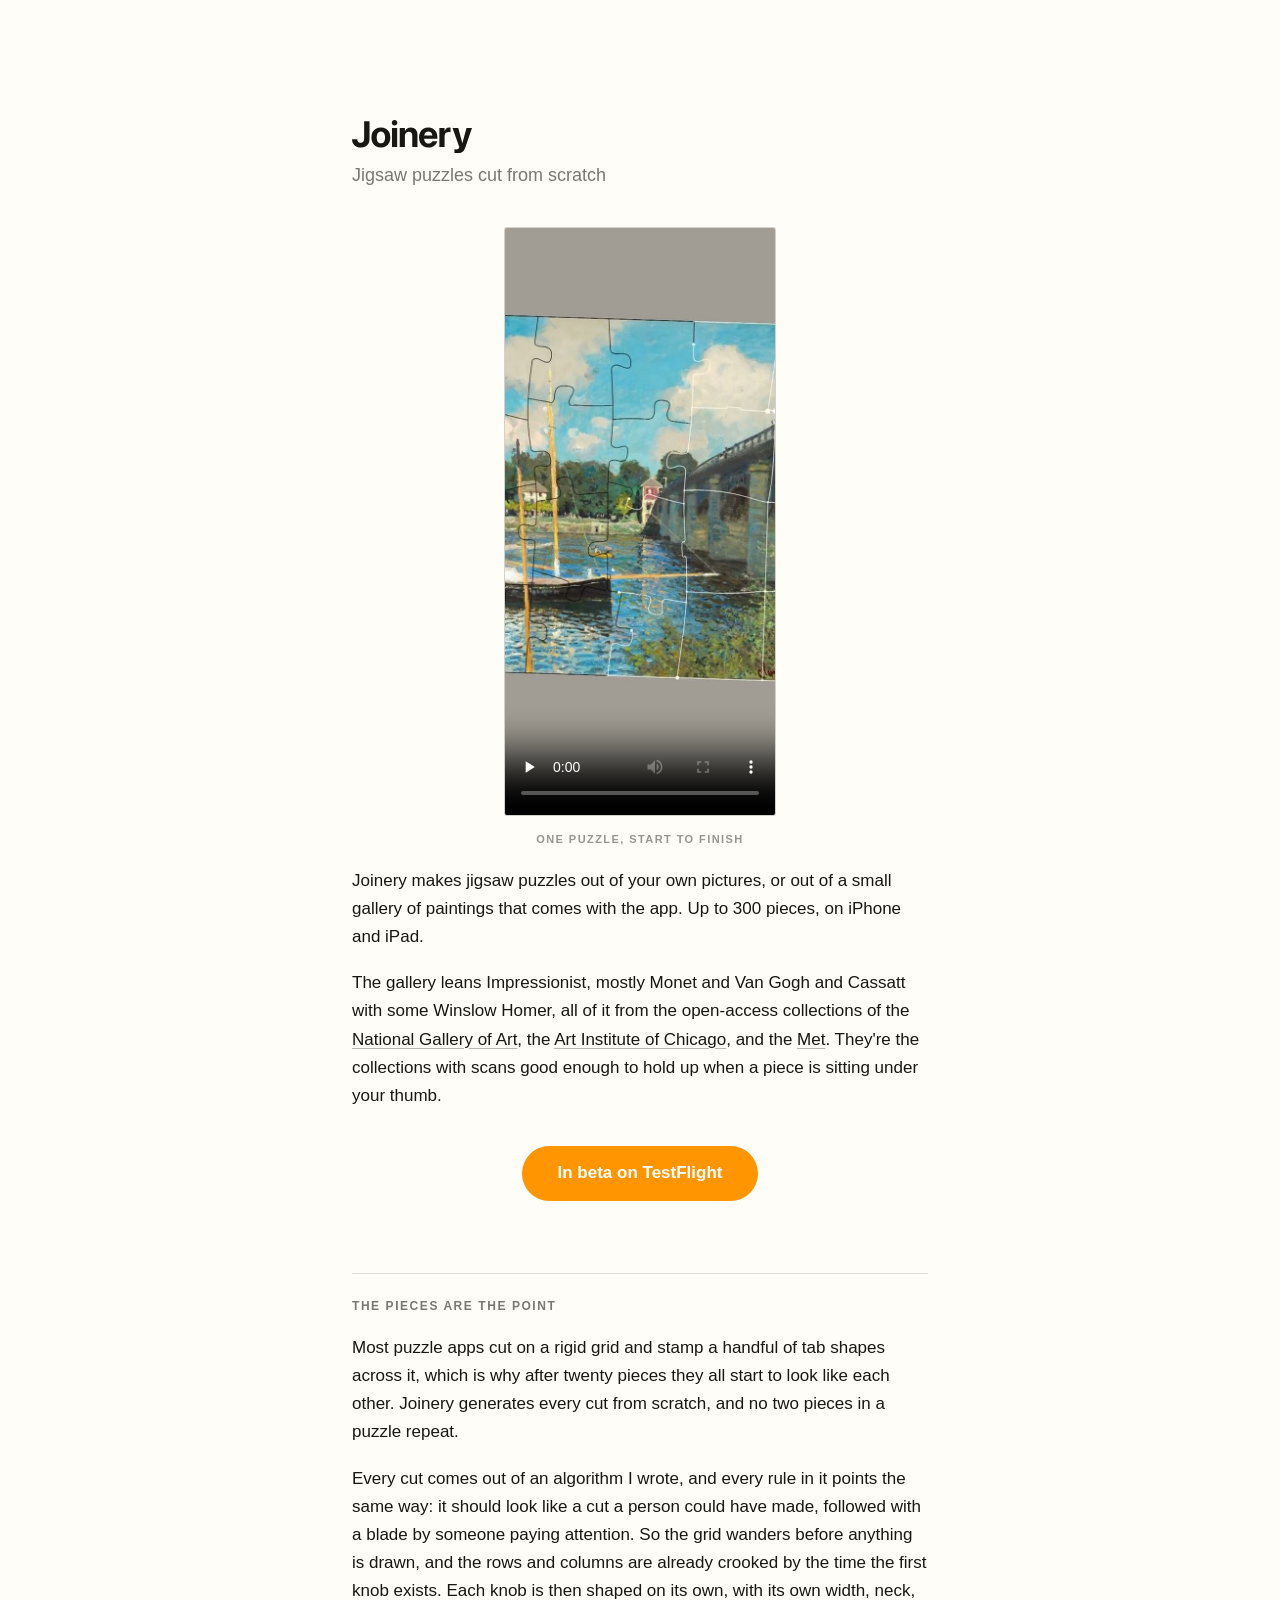
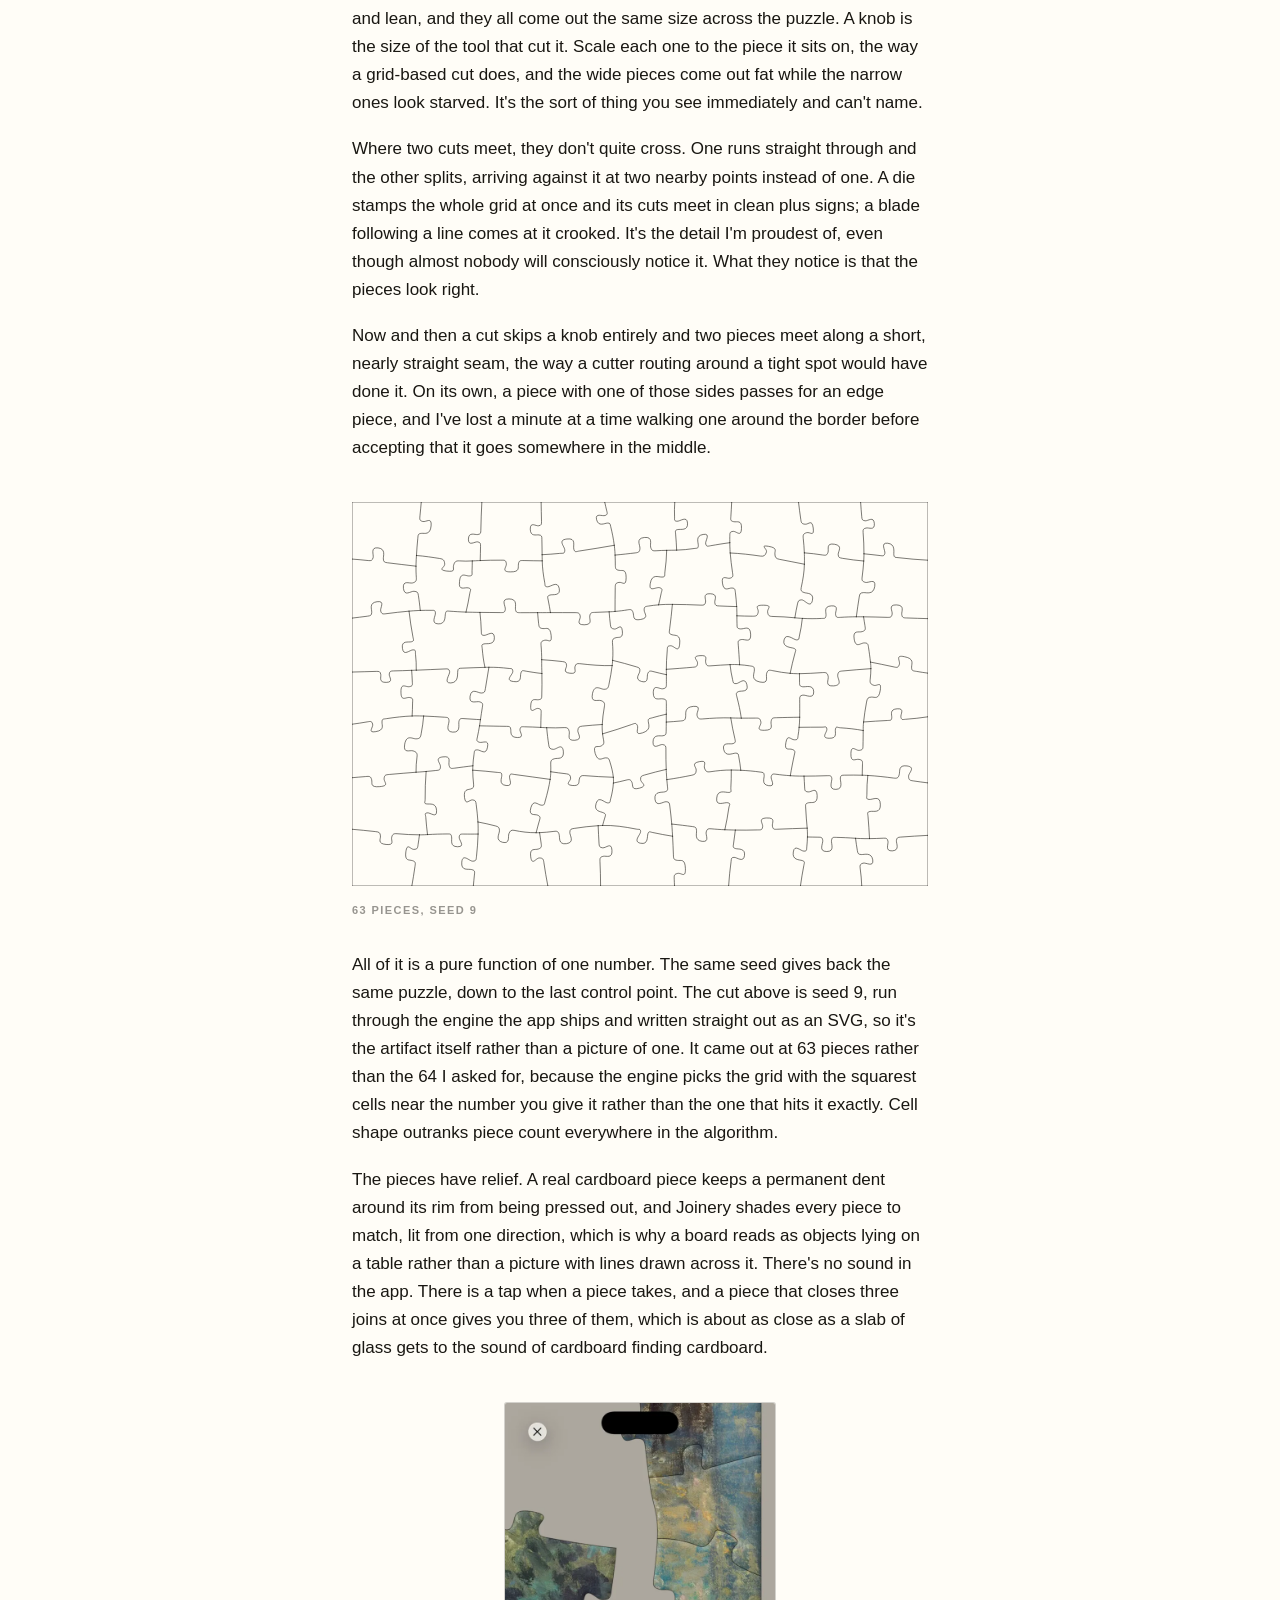
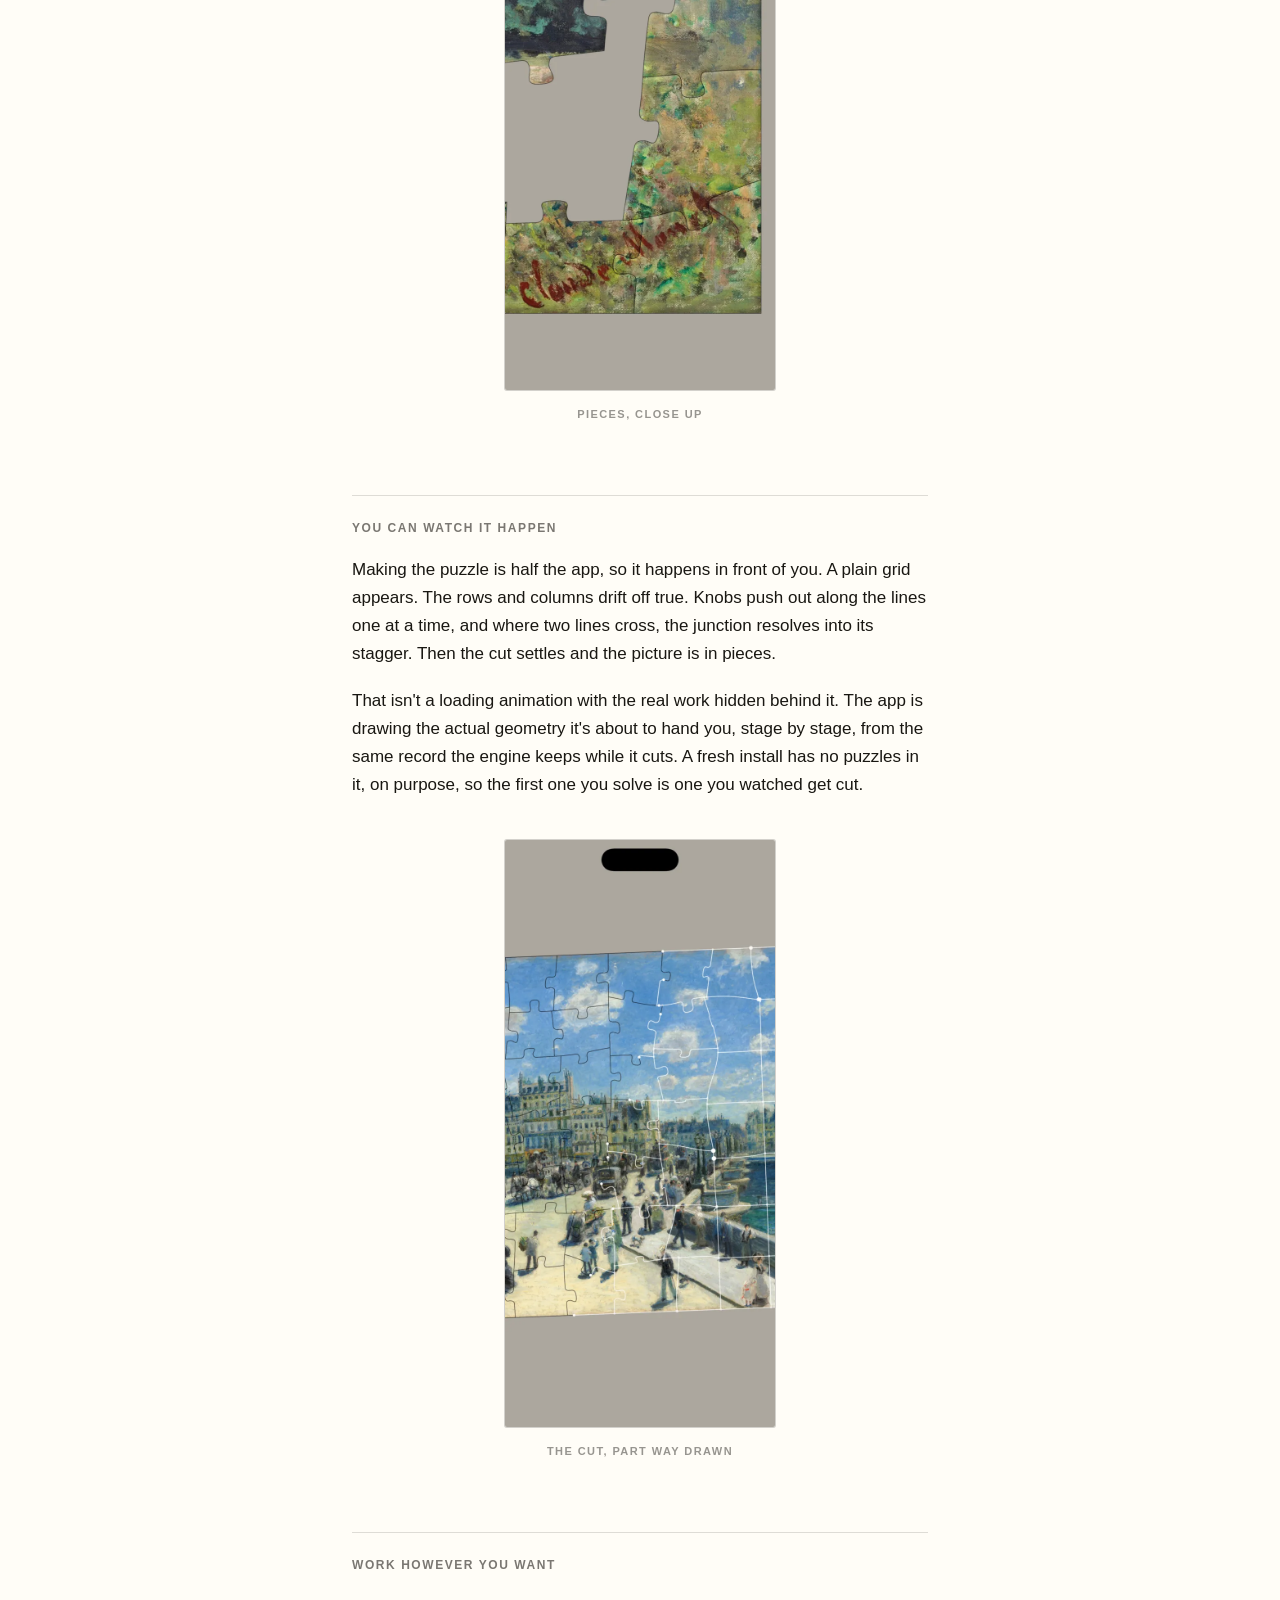
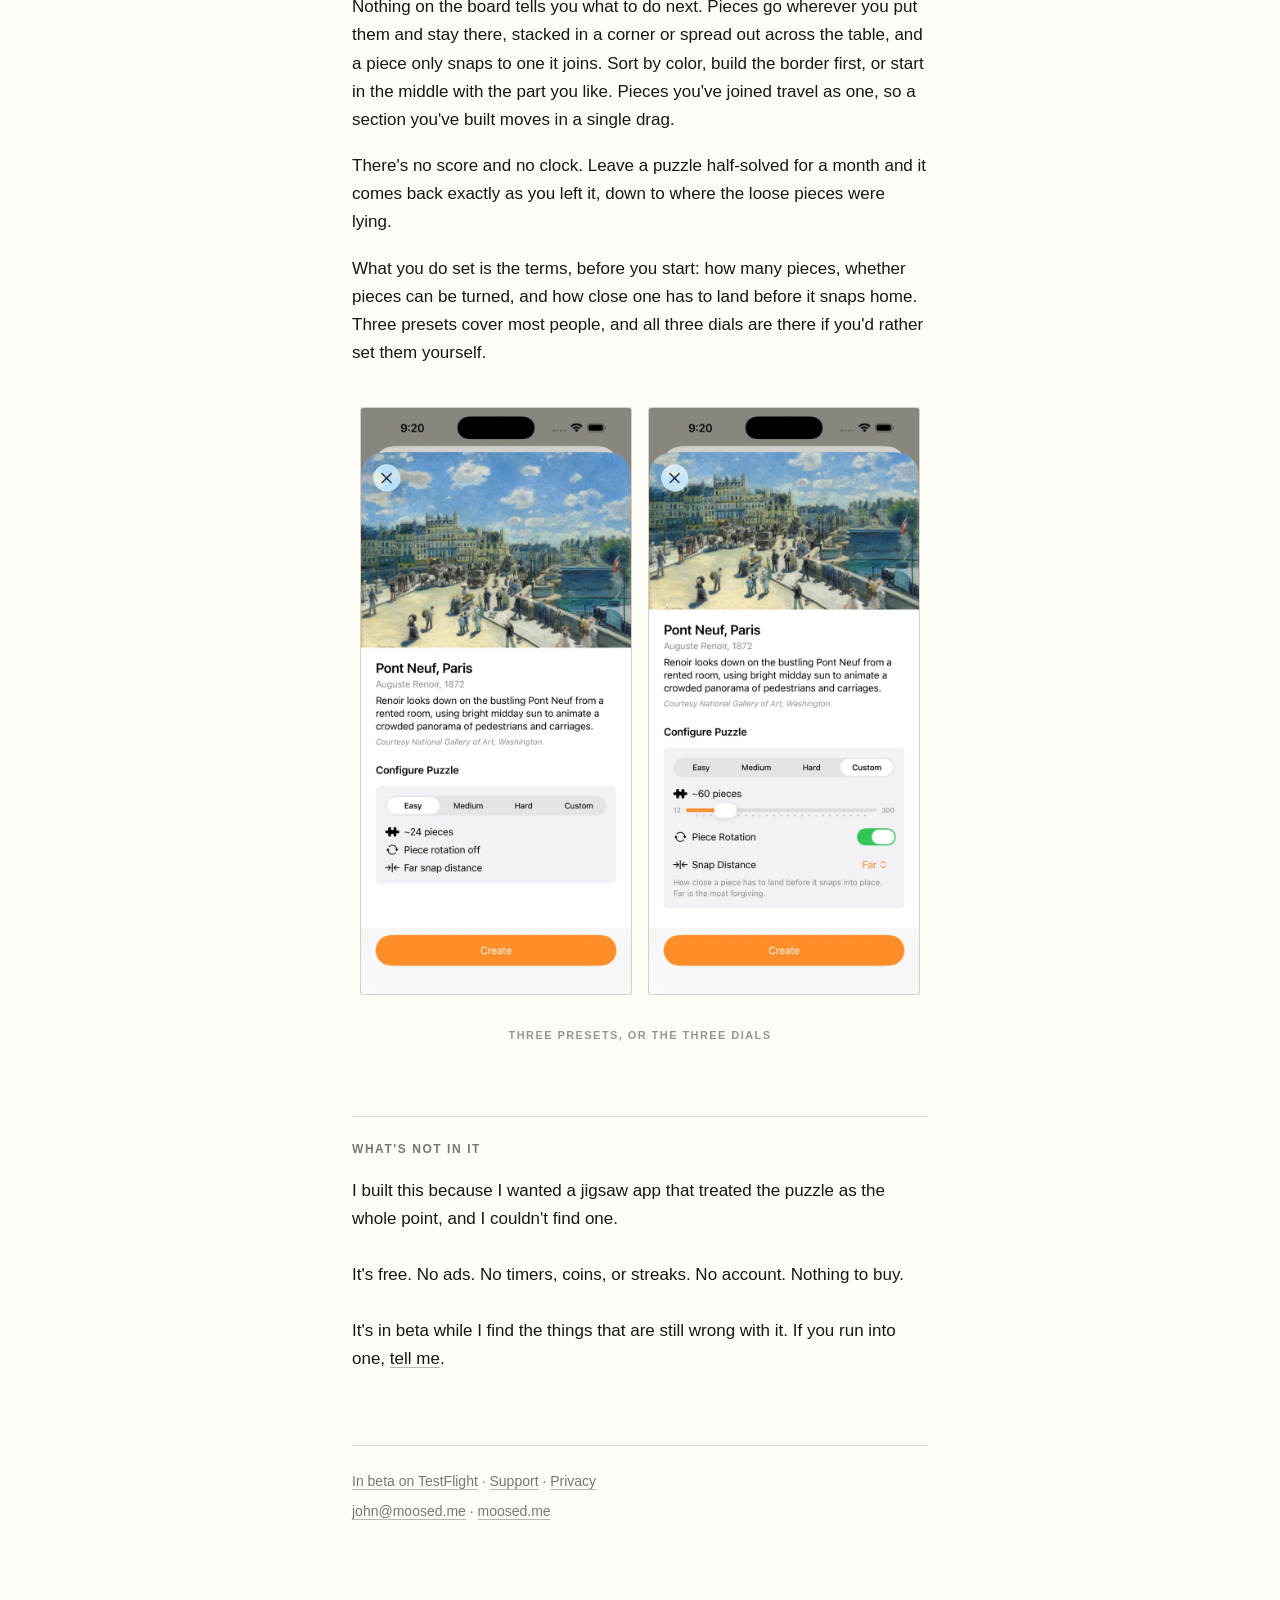
<file: index.html>
<!doctype html>
<html lang="en">
<head>
<meta charset="utf-8">
<meta name="viewport" content="width=device-width, initial-scale=1">
<meta name="color-scheme" content="light dark">
<title>Joinery — Jigsaw puzzles cut from scratch</title>
<meta name="description" content="Joinery makes jigsaw puzzles out of your own pictures, or out of a gallery of paintings that comes with the app. Up to 300 pieces, on iPhone and iPad.">
<meta property="og:type" content="website">
<meta property="og:url" content="https://joinery.moosed.me/">
<meta property="og:title" content="Joinery — Jigsaw puzzles cut from scratch">
<meta property="og:description" content="Joinery makes jigsaw puzzles out of your own pictures, or out of a gallery of paintings that comes with the app. Every cut is generated from scratch, and no two pieces repeat. No timers, no account, nothing to buy.">
<meta property="og:image" content="https://joinery.moosed.me/assets/og.png">
<meta property="og:image:width" content="1200">
<meta property="og:image:height" content="630">
<meta name="twitter:card" content="summary_large_image">
<link rel="icon" href="assets/icon.svg" type="image/svg+xml">
<link rel="icon" href="assets/favicon.png" sizes="32x32">
<link rel="apple-touch-icon" href="assets/apple-touch-icon.png">
<link rel="stylesheet" href="assets/site.css">
</head>
<body>
<main class="page">

  <h1 class="wordmark">
    <svg xmlns="http://www.w3.org/2000/svg" viewBox="0 0 122.09 33.92" aria-hidden="true" focusable="false"><path d="M8.85 27.96Q6.82 27.96 5.2 27.39Q3.59 26.82 2.45 25.75Q1.31 24.67 0.69 23.17Q0.06 21.67 0.01 19.82L0 19.67L5.33 19.67L5.33 19.78Q5.39 20.78 5.8 21.57Q6.21 22.35 6.96 22.79Q7.72 23.23 8.79 23.23Q10.52 23.23 11.43 22.19Q12.33 21.16 12.33 19.18L12.33 1.28L17.82 1.28L17.82 19.22Q17.82 21.97 16.76 23.93Q15.7 25.89 13.7 26.93Q11.7 27.96 8.85 27.96ZM29.36 27.91Q26.41 27.91 24.24 26.7Q22.08 25.48 20.89 23.21Q19.71 20.94 19.71 17.78L19.71 17.74Q19.71 14.6 20.91 12.33Q22.11 10.06 24.28 8.84Q26.45 7.62 29.36 7.62Q32.28 7.62 34.45 8.84Q36.62 10.05 37.82 12.31Q39.02 14.58 39.02 17.74L39.02 17.78Q39.02 20.96 37.83 23.22Q36.64 25.49 34.48 26.7Q32.32 27.91 29.36 27.91ZM29.38 23.75Q30.68 23.75 31.63 23.05Q32.58 22.35 33.1 21.01Q33.62 19.68 33.62 17.78L33.62 17.74Q33.62 15.85 33.09 14.52Q32.56 13.19 31.6 12.49Q30.65 11.79 29.36 11.79Q28.08 11.79 27.12 12.49Q26.17 13.2 25.64 14.52Q25.11 15.85 25.11 17.74L25.11 17.78Q25.11 19.68 25.63 21.01Q26.16 22.35 27.12 23.05Q28.07 23.75 29.38 23.75ZM40.65 27.51L40.65 8.02L45.96 8.02L45.96 27.51ZM43.3 5.53Q42.11 5.53 41.29 4.71Q40.47 3.89 40.47 2.76Q40.47 1.62 41.29 0.81Q42.11 0 43.3 0Q44.5 0 45.32 0.81Q46.14 1.62 46.14 2.76Q46.14 3.89 45.32 4.71Q44.5 5.53 43.3 5.53ZM48.54 27.51L48.54 8.02L53.84 8.02L53.84 11.23L53.95 11.23Q54.71 9.55 56.2 8.59Q57.69 7.62 59.9 7.62Q63.1 7.62 64.86 9.56Q66.61 11.51 66.61 14.93L66.61 27.51L61.3 27.51L61.3 16.03Q61.3 14.12 60.41 13.07Q59.51 12.02 57.72 12.02Q56.54 12.02 55.67 12.56Q54.8 13.1 54.32 14.07Q53.84 15.03 53.84 16.31L53.84 27.51ZM77.79 27.91Q74.81 27.91 72.66 26.68Q70.51 25.45 69.36 23.18Q68.2 20.91 68.2 17.8L68.2 17.78Q68.2 14.69 69.36 12.4Q70.51 10.12 72.62 8.87Q74.72 7.62 77.57 7.62Q80.43 7.62 82.51 8.84Q84.59 10.05 85.72 12.25Q86.85 14.45 86.85 17.39L86.85 19.03L70.81 19.03L70.81 15.69L84.34 15.69L81.83 18.81L81.83 16.77Q81.83 15.06 81.3 13.9Q80.77 12.75 79.84 12.17Q78.9 11.59 77.66 11.59Q76.43 11.59 75.47 12.19Q74.52 12.79 73.98 13.95Q73.44 15.1 73.44 16.77L73.44 18.83Q73.44 20.44 73.98 21.58Q74.52 22.73 75.52 23.34Q76.52 23.95 77.9 23.95Q78.99 23.95 79.79 23.61Q80.59 23.26 81.1 22.74Q81.6 22.21 81.78 21.66L81.82 21.55L86.69 21.55L86.64 21.76Q86.42 22.83 85.78 23.91Q85.15 25 84.07 25.91Q82.99 26.82 81.43 27.36Q79.87 27.91 77.79 27.91ZM88.9 27.51L88.9 8.02L94.21 8.02L94.21 11.42L94.32 11.42Q94.74 9.62 95.89 8.62Q97.04 7.62 98.74 7.62Q99.19 7.62 99.58 7.68Q99.98 7.74 100.28 7.83L100.28 12.5Q99.95 12.37 99.44 12.29Q98.93 12.2 98.35 12.2Q97.04 12.2 96.11 12.71Q95.18 13.22 94.69 14.2Q94.21 15.19 94.21 16.6L94.21 27.51ZM106.93 33.92Q106.16 33.92 105.43 33.85Q104.71 33.78 104.23 33.7L104.23 29.75Q104.51 29.81 104.97 29.87Q105.42 29.93 106.01 29.93Q107.2 29.93 107.9 29.53Q108.6 29.14 108.94 28.15L109.17 27.52L102.29 8.02L108.11 8.02L112.51 24.32L111.81 23.26L112.8 23.26L112.09 24.32L116.49 8.02L122.09 8.02L115.41 27.86Q114.65 30.15 113.49 31.48Q112.34 32.81 110.72 33.37Q109.1 33.92 106.93 33.92Z" fill="currentColor"/></svg>
    <span class="visually-hidden">Joinery</span>
  </h1>
  <p class="subtitle">Jigsaw puzzles cut from scratch</p>

  <!-- The whole thing, start to finish: picking a painting, watching the cut,
       and solving it. Nothing preloads until it's asked for, and there's no
       audio track, so a visit that never presses play costs one poster frame.
       Local file, like everything else here. -->
  <figure class="clip">
    <video src="assets/joinery.mp4" poster="assets/joinery-poster.jpg" width="552" height="1200" controls playsinline preload="none">
      A screen recording of Joinery: a painting is chosen from the gallery, the cut is drawn across it, and the puzzle is solved a piece at a time.
    </video>
    <figcaption>One puzzle, start to finish</figcaption>
  </figure>

  <p>Joinery makes jigsaw puzzles out of your own pictures, or out of a small gallery of paintings that comes with the app. Up to 300 pieces, on iPhone and iPad.</p>

  <p>The gallery leans Impressionist, mostly Monet and Van Gogh and Cassatt with some Winslow Homer, all of it from the open-access collections of the <a href="https://www.nga.gov/artworks/free-images-and-open-access">National Gallery of Art</a>, the <a href="https://www.artic.edu/open-access">Art Institute of Chicago</a>, and the <a href="https://www.metmuseum.org/hubs/open-access">Met</a>. They're the collections with scans good enough to hold up when a piece is sitting under your thumb.</p>

  <!-- TestFlight link, 1 of 2. At launch both become "On the App Store" and
       point at the product page. Same href and same words in both places, on
       purpose; only the treatment differs, because this one is the page's one
       action and the footer one is a way back to it. -->
  <p class="action"><a class="button" href="https://testflight.apple.com/join/JMXJzpcT">In beta on TestFlight</a></p>

  <section>
    <h2>The pieces are the point</h2>

    <p>Most puzzle apps cut on a rigid grid and stamp a handful of tab shapes across it, which is why after twenty pieces they all start to look like each other. Joinery generates every cut from scratch, and no two pieces in a puzzle repeat.</p>

    <p>Every cut comes out of an algorithm I wrote, and every rule in it points the same way: it should look like a cut a person could have made, followed with a blade by someone paying attention. So the grid wanders before anything is drawn, and the rows and columns are already crooked by the time the first knob exists. Each knob is then shaped on its own, with its own width, neck, and lean, and they all come out the same size across the puzzle. A knob is the size of the tool that cut it. Scale each one to the piece it sits on, the way a grid-based cut does, and the wide pieces come out fat while the narrow ones look starved. It's the sort of thing you see immediately and can't name.</p>

    <p>Where two cuts meet, they don't quite cross. One runs straight through and the other splits, arriving against it at two nearby points instead of one. A die stamps the whole grid at once and its cuts meet in clean plus signs; a blade following a line comes at it crooked. It's the detail I'm proudest of, even though almost nobody will consciously notice it. What they notice is that the pieces look right.</p>

    <p>Now and then a cut skips a knob entirely and two pieces meet along a short, nearly straight seam, the way a cutter routing around a tight spot would have done it. On its own, a piece with one of those sides passes for an edge piece, and I've lost a minute at a time walking one around the border before accepting that it goes somewhere in the middle.</p>

    <figure class="cut">
      <svg xmlns="http://www.w3.org/2000/svg" viewBox="0 0 1200 800" fill="none" stroke="currentColor" stroke-width="1.94" stroke-linecap="round" stroke-linejoin="round" role="img" aria-label="A generated cut: 63 pieces, no two alike."><path d="M0 0L144.3 0M144.3 0L270.5 0M270.5 0L394 0M394 0L526.5 0M526.5 0L672.4 0M672.4 0L791 0M791 0L930.2 0M930.2 0L1059.6 0M1059.6 0L1200 0M0 118.9C11.3 119.7 22.5 120.8 33.8 122C40.1 122.6 42.2 122.1 44 116C45.8 109.9 37.3 93.7 54.2 95.6C71.1 97.6 64.9 112.3 65.3 118.6C65.7 125 67.7 125.8 74 126.6C93.8 129 113.5 131.5 133.3 133.7M134.3 111.4C151.6 112.8 167.4 115.3 182.6 117.7C190.4 118.9 192.5 121.2 193.1 129C193.7 136.8 177 140.9 197.4 143.9C217.5 146.1 209.5 139.7 211.6 132.1C213.7 124.6 216 122.2 223.9 122.7C232.6 123.3 241.4 123.4 250.6 122.8M267.1 122C281.4 121.3 295.7 121.1 310.1 121.2C317.8 121.3 320.2 120.4 321.5 128C322.9 135.6 309.4 145.4 329.9 145.6C350.6 146 345.5 136.5 346.8 128.9C348.2 121.3 350.8 121.9 358.5 122C371 122.3 383.6 122.5 396.3 122.6M396.1 109.8C408.3 109.2 420.4 108.3 432.5 107.1C440.2 106.4 443 108.4 443.3 100.6C443.7 92.9 427.1 79.3 447.7 77.1C468.3 74.4 459.9 91.1 462.2 98.5C464.5 105.9 466.7 103.1 474.4 102C498.4 98.5 522.4 94.3 546.4 90.2M548.1 110.6C562.8 109.3 576.6 107.6 590 106.1C597.2 105.2 599.3 104.1 599.9 96.8C600.5 89.6 590.2 76 609.1 73.9C627.9 72.1 620.3 87.1 622.2 94.1C624.1 101.1 626.3 102.1 633.5 101.6C640.8 101.1 648.1 100.8 655.6 100.7M676.4 100.3C688.6 100 700.6 98.7 712.8 96.9C719.2 96 721.2 97.3 721.5 90.8C721.7 84.4 714.8 70.4 731.5 67.6C748.7 64.6 734.9 81.4 736.9 87.5C738.9 93.6 740.8 92.2 747.2 91.1C759.9 88.9 773.1 86.6 787.1 84.8M787.9 106.2C809 107.2 830.1 109.6 851.2 112.7C858.3 113.8 861.1 111.3 863.4 104.4C865.7 97.6 848.5 89.3 867.5 92.3C886.6 95.6 880.9 100.8 881 108C881.2 115.2 883.2 118.1 890.3 119.4C907.7 122.7 925.1 126.2 942.5 129.6M942.4 105.9C955.1 106.8 967.8 108.5 980.4 110.4C987.2 111.5 989.6 111.3 991.7 104.7C993.8 98.2 986.9 85 1005.1 88C1023.4 91.1 1012.7 102.3 1012.9 109.2C1013.2 116 1015.5 116.2 1022.2 117.4C1036.9 119.7 1051.5 121.9 1066.1 123M1066.6 107.9C1077.8 109 1089.1 110.3 1100.3 111.6C1106.4 112.3 1108.4 113 1110.1 107.1C1111.7 101.2 1099.7 84 1116.1 85.9C1132.5 87.8 1128.3 103.5 1128.8 109.7C1129.3 115.8 1131.4 115.3 1137.5 115.9C1158.3 118.3 1179.1 120.3 1200 121.3M0 241.9C10.5 240.7 21.2 239.3 32 237.9C38.5 237 40.8 236.5 41.1 230C41.5 223.4 34.5 210.1 52.3 207.7C70.1 205.3 57.9 220.9 59.8 227.2C61.8 233.5 64.1 233.6 70.6 232.8C87.1 230.6 103.3 228.7 118.8 227.4M142.2 225.9C150.1 225.6 157.6 225.6 164.7 225.7C171 225.8 173 224.7 173.8 230.9C174.7 237.2 163.1 253.3 179.5 253.9C195.6 254.7 193.4 238.5 194.7 232.4C196 226.2 197.6 227.1 203.9 227.5C214.5 228.2 225.5 228.9 237.5 229.4M266.6 230C280.1 230.1 294.3 230.3 309 230.4C315.8 230.4 318.1 230.7 319.4 224C320.6 217.2 308.6 201.8 327.1 201.9C345.8 202 339.5 217.3 340.6 224C341.8 230.8 344.3 230.5 351.1 230.6C363.1 230.6 375 230.6 386.7 230.5M413.4 230.4C430.3 230.4 447.7 230.5 464.8 230.5C471.7 230.4 474.2 231.2 475.5 237.9C476.7 244.7 464.9 255.9 483.7 255.8C502.2 255.5 494.2 244.6 495.3 237.8C496.4 231 498.5 230.1 505.4 230C515.9 229.7 526.1 229.4 535.7 228.8M548 228C557.4 227.2 565.9 226.1 574 224.7C581.2 223.5 583.3 223.6 585.6 230.5C588 237.4 583.4 248.2 601.6 244.7C619.9 241.4 608.5 232.2 608.6 224.9C608.8 217.7 610.9 217.8 618 216.7C624.6 215.7 631.5 214.8 638.8 214.2M667.5 213.3C686.7 213.3 706.4 214 727 214.9C733.3 215.1 735.3 214.8 736.6 208.6C737.9 202.5 729.4 190.3 746.3 191.1C763.6 191.8 754.9 203.5 755.8 209.8C756.6 216 759 216.3 765.3 216.6C777 217.1 789 217.6 801.4 217.9M801.9 237.1C812.9 237.6 823.5 237.8 833.9 237.9C841.8 238 844.6 237.5 846.2 229.8C847.9 222.1 835.7 214.8 857 215C877.7 215.3 864.8 221.6 865.9 229.4C867 237.2 869.2 238.3 877.1 238.5C892.5 238.8 907.5 239.6 922.6 241.2M938.2 242.5C952.2 243.3 965.2 243.2 978.1 242.6C984.7 242.3 986.5 243.4 987.5 236.8C988.4 230.2 981.5 217.4 998.6 216.4C1016 215.3 1006.1 228.1 1007.5 234.7C1008.8 241.2 1010.9 240.7 1017.5 240.3C1028 239.7 1039 239.2 1050.7 239.1M1065.8 239.2C1081.4 239.4 1098 239.8 1114.9 240.3C1121.7 240.5 1124 240.3 1125.3 233.7C1126.7 227.1 1115.9 213.8 1134.2 214.4C1152.6 215 1144.4 227.8 1145.3 234.5C1146.3 241.1 1148.8 241.4 1155.5 241.6C1170.5 242.1 1185.4 242.6 1200 243M0 354.3C17.1 353.8 33.8 353.4 50.5 352.9C56.7 352.8 58.6 352.8 59.9 358.9C61.1 365 54.8 376.2 71.3 375.8C87.9 375.3 76.7 364.6 77.6 358.4C78.5 352.3 80.6 352.1 86.8 351.9C99 351.6 111.4 351.2 124.3 350.7M133.9 350.4C152.6 349.7 173.1 348.7 193.7 347.8C199.8 347.5 202.1 347.2 203.4 353.1C204.7 359 189.1 377.7 205.8 377C222.5 376.2 219.5 358.2 220.3 352.2C221.1 346.3 223.3 346.4 229.3 346.2C246.1 345.5 262.3 344.9 277 344.5M285.2 344.3C299.5 344.1 312.5 345.1 325 346.6C332.2 347.5 334.5 345.6 335 352.8C335.4 360.1 317.4 371.4 336.2 374C354.7 377 349.7 363.6 351.8 356.6C353.9 349.6 355.7 351.3 362.9 352.5C373.4 354.3 384.1 356 395.6 357.3M395.2 328.5C409.5 329.3 423.9 330.8 438.2 332.4C444.4 333.2 446.4 334 447 340.2C447.6 346.4 437.3 354.7 453.9 356.7C470.5 358.7 462.9 349.3 464.5 343.3C466.1 337.3 468.2 336.1 474.4 336.8C497 339.4 519.5 341.5 542 340.8M543 329.9C559.5 333.8 576 338.6 592.4 343.4C598.4 345.1 600.2 346.1 599.7 352.2C599.2 358.4 587.3 369.3 603.2 373.9C619.2 378.3 613.6 362.9 616.2 357.3C618.8 351.7 620.9 351.5 626.9 353.1C636.3 355.5 645.6 357.8 655 359.8M654.9 348.6C674 347.3 692.2 345.8 709.9 344.3C717 343.7 719.2 343.2 719.9 336.1C720.6 329.1 706.2 321.7 724.9 320.1C743.4 318.7 735.1 327.7 736.9 334.6C738.6 341.5 740.7 341.8 747.8 341.3C761 340.3 774.2 339.4 787.6 338.8M807.5 339C814.4 339.4 821.3 340.3 828 341.3C835.7 342.6 838.3 341.9 838.3 349.7C838.4 357.6 829.6 370.8 849.9 375C870.1 379.4 861.3 364.1 863.9 356.8C866.6 349.4 869 349.8 876.6 351.4C888.4 353.8 900.3 355.9 912.8 357M932.2 357.7C947.8 357.4 964 356.6 980.4 355.4C987.8 354.9 990.2 355.8 992 363C993.8 370.2 983.6 384.6 1003.4 383.1C1023.5 381.4 1011.1 368.4 1011.9 361C1012.6 353.6 1015.2 352.6 1022.6 352C1041.9 350.3 1061.4 348.5 1081 347.2M1080.2 333.5C1095.9 336.5 1111.5 339.9 1127.2 343.2C1134.9 344.9 1137.4 346.2 1140.2 338.8C1143.1 331.3 1130.1 317.9 1151 322.3C1171.9 326.4 1165.9 336.2 1165.8 344.1C1165.7 352.1 1168.4 351.6 1176.2 352.9C1184.1 354.3 1192.1 355.6 1200 356.6M0 463C10.6 461.6 21.2 459.9 31.7 458.1C38.6 457 40.8 455.8 43 462.5C45.1 469.2 31 481.6 49.6 478.4C68.3 475.3 62.2 465.3 62.5 458.3C62.7 451.2 65.2 452.4 72.2 451.3C89.8 448.6 107.4 446.4 125.3 445.8M149.3 445.9C164.3 446.5 178.5 447.4 193 448.4C199.7 448.9 201.4 448.8 202.1 455.4C202.9 462 192.7 478.2 209.7 479.4C227.4 480.7 221.3 463.5 222.8 457.1C224.4 450.6 226.7 450.8 233.3 451.3C244.1 452 255.4 452.8 267.6 453.5M265.7 466.3C284.9 466.8 303.6 467.1 321.7 467.4C327.8 467.5 329.8 467.2 330.7 473.2C331.6 479.3 328.4 490.4 344.6 490.7C360.6 491.1 348.8 479.5 350 473.5C351.3 467.5 353 468.1 359.1 468.3C370.7 468.6 382 469 393.3 469.6M405.6 470.2C418.2 470.8 430.2 470.6 442 470C448.8 469.6 451 471.3 452.6 478C454.2 484.6 446.4 497.7 464.3 496.4C482.1 494.8 469.7 482.6 470.5 475.8C471.3 469.1 473.2 467.6 480 466.9C493.5 465.6 507.1 464.3 521.3 463.5M522 483.1C542.3 477.4 562.4 470.4 582.7 463.5C589.3 461.2 591.3 459.3 594.5 465.6C597.7 471.9 587.1 487.1 605.1 481C623.2 475.2 618.2 464.7 617.3 457.7C616.5 450.7 619.1 451.5 625.9 449.5C635.5 446.7 645.2 444.2 654.8 442.1M654.8 458.5C665 457.9 674.9 457.1 684.7 456.2C691.8 455.6 694.3 454.7 695.1 447.6C695.9 440.5 691.8 427.6 711 425.8C729.9 424.1 717.1 437.4 718.8 444.4C720.5 451.3 722.8 452.6 729.9 452C749.8 450.3 769.4 449.2 789.1 449.8M811 450.3C821 450.3 830.7 450.3 840.2 450.2C848.1 450.1 850.3 450.5 851.8 458.2C853.3 466 838.7 475.9 859.2 475.6C879.8 475.2 871.8 465.5 873.1 457.7C874.3 449.9 876.6 449.5 884.5 449.4C899.8 449 915.6 448.6 932.7 448.4M931.5 469.4C947.4 469.3 963.3 469 979.2 469.1C986 469.2 988.4 466.2 989.3 473C990.1 479.8 975.8 491.9 994.1 492.2C1012.4 492.9 1005.7 479.7 1007.2 473.1C1008.7 466.4 1010.8 469.9 1017.6 470.4C1033.4 471.4 1049.2 473.1 1065 476.1M1065.8 458.3C1082.4 457 1098.9 456.1 1115.5 455.2C1121.8 454.8 1123.9 455.7 1124.5 449.4C1125 443.2 1119.1 431.9 1135.9 430.8C1152.6 429.6 1142 442.6 1143.6 448.6C1145.2 454.7 1147.1 453.2 1153.3 452.7C1168.9 451.5 1184.4 449.9 1200 447.5M0 574.4C9.3 573.6 18.8 572.8 28.4 572C36.1 571.3 39 571 40.9 578.5C42.9 585.9 36.6 594.9 57.8 593C79 591.1 66.2 583.8 66.9 576.1C67.6 568.4 70.3 568.3 78.1 567.6C97.3 565.9 116.1 564.3 133.4 563M154.4 561.4C161.4 560.8 168 560.1 174.5 559.4C181.9 558.6 183.9 558.9 184.3 551.4C184.7 544 170.6 533.2 189.5 531C208.4 528.5 200.1 541.8 202.3 548.9C204.4 556 206.4 555.4 213.8 554.5C225.6 552.9 237.9 551.2 251.8 549.6M251.5 558.7C268.9 559.8 286.2 561.5 303.4 563.4C309.6 564.1 311.7 562.8 312.1 569C312.4 575.1 304.7 588.6 321 590.6C337.4 592.7 326.5 576.9 328.3 571C330 565.1 331.9 566.8 338 567.6C362.9 570.9 387.8 574.5 412.8 577.9M414.1 562C425 563.6 435.9 565.1 446.8 566.3C453 567.1 454.9 568.9 455.5 575.2C456 581.4 442 588.7 458.7 590.6C475.5 592.2 472 583.3 473.6 577.3C475.2 571.2 477.4 569.5 483.7 570C503.9 571.7 524.2 572.8 544.5 573.5M544.6 585.5C553.5 583.7 562.3 581.6 571.1 579.4C577.9 577.6 580.3 577.6 583.2 584C586.1 590.4 580.8 601 599 596.1C617.3 590.9 601.9 585.5 601.3 578.5C600.8 571.5 603 570.6 609.8 568.7C624.7 564.5 639.6 560.4 654.6 557.1M655.9 578.4C674.2 575.9 691.4 572.5 708.1 569.2C714.9 567.8 716.9 565.6 717.1 558.6C717.3 551.7 705.4 544.5 723.7 540.9C741.5 537.7 732.2 547.7 734.4 554.3C736.6 560.9 738.9 563.2 745.8 562.1C760.7 559.8 775.4 558.2 790.2 558.4M810 558.9C824.7 559.5 837.7 560.9 850.4 562.6C856.6 563.4 858.3 563.2 858.7 569.4C859.1 575.7 852.3 588.8 868.1 591C884.2 593.2 871.6 578.2 873.3 572.2C875.1 566.2 876.8 566.3 883 567.1C892.5 568.4 902.4 569.5 913.1 570.2M941.7 571.1C957.1 571.2 973.5 570.7 990 570.2C996.2 570 998.4 569.6 999.6 575.6C1000.7 581.6 991.2 599.3 1008.1 598.7C1024.8 598.3 1016.4 580.8 1017.4 574.7C1018.3 568.7 1020.5 569.2 1026.6 569.1C1039.1 568.9 1051.4 568.8 1063 569.2M1074.6 569.7C1093.3 570.8 1111 572.8 1128.2 575.1C1135.5 576.1 1137.8 575.3 1140 568.2C1142.1 561.2 1137.3 547.2 1156.4 549.9C1175.4 552.7 1159.2 564.4 1159.5 571.7C1159.9 579.1 1162 580 1169.2 581C1179.4 582.5 1189.6 584 1200 585.2M0 681.8C16.1 683.1 32.7 684.9 49.3 686.7C56.2 687.4 58.7 688.7 59.3 695.6C60 702.5 52.1 711.5 71 713.5C89.8 715.3 80.9 705.2 82.7 698.5C84.4 691.8 86.9 690.5 93.8 691.1C110 692.5 125.8 693.4 140.6 693.4M157.3 692.9C171.9 692 185.1 691.7 198 691.6C204.7 691.6 206.3 690.9 207.5 697.4C208.8 703.9 203 718.1 219.9 718.2C237.4 718.4 222.3 704.5 223.3 697.9C224.4 691.4 226.4 691.8 233.1 691.8C242.4 691.9 252.1 691.9 262.7 691.8M262.4 666.6C275.1 668.9 287.4 671.9 299.6 675C305.6 676.5 307.3 678.9 307.2 685.1C307.1 691.3 297.7 705 313.8 709C329.9 712.7 324.6 697.1 326.8 691.3C329 685.5 331.5 682.8 337.5 684C352.6 687.1 367.9 689.2 383.6 689M390.8 688.9C400.7 688.5 410.7 687.5 420.7 686.2C427.4 685.4 429.5 686 431.5 692.4C433.4 698.9 429.1 714.3 446.8 711.8C464.7 709 453.4 694.9 453.8 688.1C454.2 681.4 456.4 681 463.1 680C479.3 677.6 495.8 675.3 512.8 674.3M522.1 673.9C544.8 673.1 568.4 676.7 592.4 681.5C598.5 682.7 601.1 680.4 601.3 686.6C601.4 692.8 584.4 707.6 601.1 710.9C617.8 714.5 614.5 697 616.5 691.1C618.5 685.2 620.5 687.3 626.6 688.6C640.3 691.5 654.1 694.2 667.9 696.3M666.2 671C681.9 672.6 695.8 674.4 709.3 676.2C715.7 677 717.4 678 717.8 684.5C718.3 691 713 704.9 729.5 707C746.1 708.8 736.1 693.7 737.9 687.4C739.7 681.2 741.6 680.2 748 680.8C757.2 681.7 766.7 682.4 776.8 682.8M798.6 683.5C813.5 683.8 828.9 683.6 844.7 683.2C852.1 683 854.4 683.9 855.5 676.6C856.6 669.3 844.5 658.9 864 658.3C883.9 657.5 874.4 668.3 875.9 675.5C877.3 682.8 879.9 682 887.2 681.7C907.3 680.9 927.7 680 948.3 679.5M948.9 697.9C956.5 698.1 963.7 698.2 970.6 698.3C977.5 698.4 979.7 698.1 980.7 704.9C981.7 711.7 971 728 989.1 728.2C1006.7 728.4 997.6 711.4 999 704.7C1000.4 697.9 1002.2 698.6 1009 698.7C1021.8 699 1034.7 699.5 1049 700.6M1078.2 701.3C1087.6 701.2 1097.3 700.9 1107.2 700.4C1113.2 700.1 1115.2 700.7 1116.6 706.6C1118 712.4 1109.5 727.8 1125.6 726.8C1142 725.7 1133.5 711.2 1134.2 705.3C1134.9 699.3 1137 698.6 1143 698.1C1162.2 696.8 1181.5 695.3 1200 694.5M0 800L124.7 800M124.7 800L252.8 800M252.8 800L408 800M408 800L517.9 800M517.9 800L671.9 800M671.9 800L784.6 800M784.6 800L934.2 800M934.2 800L1062 800M1062 800L1200 800M0 0L0 118.9M144.3 0C143.5 9.5 142.6 19.2 141.6 29C140.9 36.2 140.5 38.7 147.4 40.6C154.3 42.5 166.7 30.2 164.8 49.8C162.8 69.3 151.8 64.7 144.7 65.3C137.6 65.9 137.7 68.4 137.1 75.6C135.9 87.9 134.9 100 134.3 111.4M270.5 0C269.4 19.7 268.9 39.4 268.4 59.1C268.3 65 267.9 66.9 262 67.8C256.1 68.7 242.8 61.5 242.5 77.4C242.2 93.3 256.1 81.9 261.9 83.1C267.7 84.3 267.9 86.3 267.8 92.2C267.6 102.1 267.4 112 267.1 122M394 0C394.3 13.4 394.5 26.8 394.8 40.3C394.9 46.3 395 48.3 389.1 49.5C383.1 50.7 371.1 40.3 371.4 56.6C371.7 72.8 383.5 67.7 389.5 68.6C395.5 69.5 395.5 71.5 395.6 77.6C395.8 88.3 396 99.1 396.1 109.8M526.5 0C527.8 6.2 529.2 12.3 530.7 18.4C532.1 24.1 532.9 25.8 527.4 28.1C521.9 30.3 505.8 21.7 509.6 36.9C513.5 52.1 526.3 44.1 532.2 43.9C538.2 43.6 537.6 45.6 539 51.4C542 63.8 544.7 76.6 546.4 90.2M672.4 0C671.6 10.4 671.6 20.7 672 31C672.2 37.2 670.6 39.3 676.8 40.1C682.9 41 698.2 27.5 699 44.1C700.2 60.7 684.6 56.1 678.5 57.4C672.5 58.8 673.8 60.7 674.2 66.9C675.1 78.1 676 89.2 676.4 100.3M791 0C790.6 10.4 790 20.4 789.3 30.3C788.8 37.4 788.2 39.4 795.1 41C802 42.5 812.5 36.6 811.4 55.2C810.7 74.4 800.8 60.3 793.7 61.2C786.7 62.1 787.3 64.7 787.1 71.8C787 76 787 80.4 787.1 84.8M930.2 0C931.6 12.4 933.3 24.4 935 36.5C936 43.7 937.1 45.8 944.4 46.3C951.7 46.7 958.2 35.1 960.9 54.2C963.2 73.5 954.2 61.8 947.2 63.9C940.2 66 939.3 68.5 940.1 75.7C941.1 85.6 942 95.6 942.4 105.9M1059.6 0C1060.2 10.4 1061.1 20.6 1062 30.8C1062.5 36.7 1063.2 38.5 1069.1 39.2C1075 39.8 1086.8 29 1088.2 44.6C1089.5 60.3 1076.7 52.8 1070.9 54.2C1065.2 55.6 1064.3 57.5 1064.8 63.4C1065.9 78 1066.7 92.7 1066.6 107.9M1200 0L1200 121.3M0 118.9L0 241.9M133.3 133.7C133.2 142.1 133.5 149.9 134 157.3C134.5 164.3 133.1 166.7 126.3 168.6C119.5 170.4 105.2 161.7 107.1 180C109.5 197.8 122.1 185.4 129.1 186C136.1 186.5 137.5 188.2 138.4 195.2C139.8 205 141.2 215.1 142.2 225.9M250.6 122.8C250.6 129.6 250.4 136.4 250.1 143.1C249.8 150.9 252.2 153.7 244.4 154.1C236.6 154.5 225.7 145 224 165.8C221.3 186.5 235 176.8 242.5 179C250 181.3 246.4 183.5 245.2 191.2C243.2 203.9 240.6 216.6 237.5 229.4M396.3 122.6C396.6 138 398.7 153 401.5 168.1C402.6 174.4 401.2 176.6 407.6 176.7C414 176.8 428.4 163.3 431.7 179.9C435.2 196.8 418.3 191.8 412.3 193.9C406.2 195.9 407.5 198 408.7 204.2C410.5 212.8 412.1 221.5 413.4 230.4M548.1 110.6C548.4 117.6 548.6 124.6 548.6 131.8C548.7 139.1 549.4 141.2 556.6 142.4C563.8 143.7 571.1 138.7 571.1 157.8C570.9 177.4 563.5 166.2 556.2 167.5C549 168.7 548.5 171.2 548.4 178.5C548.2 194.6 547.9 211.1 548 228M655.6 100.7C655.3 115.6 654 130.7 651.9 145.7C650.9 153.3 653.5 156.2 645.8 156.4C638.2 156.6 624.9 149 621.5 169.3C617.5 189.6 633.7 176.2 641 178.6C648.2 181.1 645.6 183.3 644 190.8C642.4 198.6 640.6 206.4 638.8 214.2M787.9 106.2C788.9 119.2 790.8 133.1 792.8 147.3C793.8 154.2 794.4 156.6 787.7 158.7C781.1 160.7 769 150.1 771.8 169C774.4 188 784.4 178.9 791.4 179.2C798.3 179.6 797.9 182.2 798.8 189.1C800 198.9 800.9 208.6 801.4 217.9M942.5 129.6C942.2 146.2 939.4 161.9 935.9 178.2C934.5 184.4 935.8 186.4 941.7 188.6C947.7 190.8 963 188.7 959.2 205.1C955.3 222.3 943.3 203.9 937 203.9C930.7 203.9 929.5 206.1 928.1 212.3C926.1 221.5 924.2 231.1 922.6 241.2M1066.1 123C1065.4 134.2 1064.3 145.2 1062.8 156.3C1061.9 163.1 1062.7 165.3 1069.3 167.4C1075.9 169.5 1091.6 157.7 1089.1 175.6C1086.4 193.8 1072.5 188.5 1065.6 188.8C1058.7 189.1 1057.7 191.3 1056.7 198.1C1054.6 211.4 1052.5 225 1050.7 239.1M1200 121.3L1200 243M0 241.9L0 354.3M118.8 227.4C120.5 245.3 123.8 263 126.9 280.8C128 287.3 130.3 289.2 124 291.1C117.7 293 102.2 287.6 105.1 305C107.3 322.4 120.8 307.7 127.3 308C133.9 308.4 131.6 310.8 132.3 317.3C133.5 328.3 134.2 339.3 133.9 350.4M266.6 230C268.2 243 268.8 256 269.4 269C269.7 275.2 268.7 277.3 275 277.9C281.2 278.4 295.8 265.4 296.6 282C297.5 298.7 280.9 294.1 274.8 295.7C268.8 297.3 270.8 299.2 271.3 305.4C272.4 318.4 274 331.5 277 344.5M386.7 230.5C387.3 238.5 388 246 388.8 253.1C389.6 260.5 390.3 263.1 397.7 263.7C405.1 264.4 412.6 258.5 414.9 278C416.8 296.8 408.7 286 401.4 288C394.2 289.9 393.2 291.8 393.9 299.2C394.7 308.7 395.2 318.2 395.2 328.5M535.7 228.8C536.3 238.3 537.3 247.2 538.4 255.9C539.1 262.3 540.4 264 546.8 264.7C553.2 265.3 561.1 251.8 563.2 268.4C565.1 284.8 556.4 281.1 550.2 282.6C544 284.2 542.1 286.1 542.6 292.5C543.6 304.3 544 316.5 543 329.9M667.5 213.3C666 230.3 663.9 247.4 661.8 264.1C660.9 271.8 659.4 274.6 666.8 276.6C674.2 278.7 685 275.2 682.6 296.1C680.6 316.3 671.2 298.9 663.5 299.5C655.9 300.1 657.4 302.6 656.7 310.3C655.5 323.8 654.7 336.7 654.9 348.6M801.9 237.1C801.8 242.8 801.9 248.2 802.1 253.6C802.3 261.4 801.6 263.5 809.3 264.4C817 265.3 829.5 255.4 830.5 275.2C832 295.2 818.5 284.9 810.9 286.6C803.4 288.4 804.2 290.5 804.8 298.3C805.7 310.9 806.7 324.2 807.5 339M938.2 242.5C937.1 254.8 934.8 267.1 932 279.3C930.7 285.2 932 287.5 926 287.3C919.9 287 903.9 271.5 900.1 287.3C896 303.1 914.9 302.6 920.5 304.9C926.1 307.2 924.5 309 922.9 314.8C919.2 328.9 915.5 342.9 912.8 357M1065.8 239.2C1066.7 245.5 1067.6 251.5 1068.6 257.4C1069.8 265.1 1070.4 267.5 1063 270C1055.5 272.5 1042.9 265.5 1046.2 285.6C1049.5 305.6 1059.4 293.5 1067.3 293.6C1075.1 293.8 1075 296.1 1076.2 303.8C1077.6 313.3 1079 323 1080.2 333.5M1200 243L1200 356.6M0 354.3L0 463M124.3 350.7C124.8 358.2 125.3 365.6 125.6 373C125.9 380.8 127.3 383.3 119.7 384.7C112 386.2 101.5 375.3 102 396.1C102.1 417 112.4 406 120.1 407.3C127.8 408.5 126.4 411.1 126.2 418.9C126.1 427.8 125.8 436.8 125.3 445.8M285.2 344.3C282.8 359.4 280.3 374.2 277.9 388.7C276.8 395.5 276.3 397.9 269.4 398C262.4 398.1 249 386.3 246 404.7C243.1 422.8 259.8 414.1 266.3 416.4C272.9 418.7 272.7 420.7 271.6 427.5C270.2 436.4 268.8 445 267.6 453.5M395.6 357.3C396 372.5 395.8 387.1 395.4 402C395.2 408.9 395.7 410.8 388.9 411.9C382.1 413 372.9 406.6 372.3 424.8C371.6 443.5 381.1 428.7 387.9 430.1C394.6 431.4 394.3 433.8 394 440.7C393.7 450 393.4 459.6 393.3 469.6M542 340.8C540.6 353 538.1 366.3 535.3 380C533.7 387.4 532.7 390.1 525.1 390.2C517.5 390.2 505.4 378.5 501 399.2C496.9 419.9 511.7 411.3 518.8 413.8C526 416.4 527 419.4 525.7 426.9C523.5 439.6 521.8 452 521.3 463.5M655 359.8C655 366.4 655 372.3 655 377.8C655 385.3 655.1 387.8 647.8 389.1C640.4 390.4 627.7 378.1 627.7 397.6C627.6 415.6 640.3 408.8 647.6 410.1C655 411.4 654.9 412.8 654.9 420.3C654.9 427 654.9 434.1 654.8 442.1M787.6 338.8C788.6 349.2 790.5 359.6 792.9 369.9C794.3 376.3 793.8 378.6 800.3 378.4C806.8 378.2 818.5 363.4 822.6 380.4C827 397.4 811.5 392.5 805.5 394.9C799.5 397.3 800.2 399.4 801.8 405.7C805.6 420.6 809.1 435.4 811 450.3M932.2 357.7C932.3 363.9 932.3 369.8 932.4 375.7C932.4 382 932.5 383.8 938.8 384.9C945 385.9 961.7 379.3 961.9 395.6C962.1 412 945.4 401.2 939.1 402.4C932.9 403.5 932.7 405.3 932.7 411.6C932.8 423.2 932.8 435.1 932.7 448.4M1081 347.2C1081 354.3 1080.4 361.8 1079.6 369.5C1078.7 376.9 1080.1 379.6 1087.2 381.9C1094.3 384.2 1103.4 371.9 1100.6 392.1C1097.1 412.6 1089.7 406.1 1082.2 406.4C1074.7 406.7 1073.3 409.4 1072 416.8C1069.4 431.2 1067 445.3 1065.8 458.3M1200 356.6L1200 447.5M0 463L0 574.4M149.3 445.9C148.4 458.2 146.4 470.5 144.1 482.9C142.7 490.6 141.5 493.1 133.7 493.4C125.9 493.7 113.8 483.6 109.8 504.4C106.3 525.2 119.9 516.2 127.3 518.5C134.8 520.9 136.5 523.8 135.4 531.5C134 542 133.2 552.5 133.4 563M265.7 466.3C264.4 474.4 262.9 482 261.3 489.4C259.9 496.3 258.6 498.1 265.2 500.5C271.9 502.8 286 493 282.3 510.8C279 528.8 268.2 516.4 261.2 516.4C254.1 516.5 255.3 518.8 254.2 525.8C253.1 533.3 252.2 541.2 251.8 549.6M405.6 470.2C406.6 482.9 408.2 494.4 409.8 505.8C410.8 512.8 412.2 514.7 419.3 515.3C426.4 515.8 437.9 501 440.3 519.2C442.1 537.7 428.7 532.9 421.9 534.8C415.1 536.6 413.7 539 414 546.1C414.2 551.3 414.3 556.5 414.1 562M522 483.1C522.5 487.2 523.2 491.3 524 495.4C525.4 502.5 525 505.6 518.3 508.6C511.7 511.5 501.3 504.1 506.6 523.7C512.6 542.7 520.4 533.6 527.7 533.1C534.9 532.6 535.4 535 537.5 542C540.8 552.7 543.5 563.2 544.5 573.5M654.8 458.5C654.7 464.7 654.6 471.1 654.5 477.7C654.4 484 654 485.9 647.8 487C641.6 488.1 627.4 483.1 627.1 500.1C627 517.3 641 504.2 647.2 505.3C653.4 506.4 654 508.7 654 515C653.9 529.2 654 543.5 654.6 557.1M789.1 449.8C791.2 464.2 794.3 478.6 797.6 493C798.9 499.1 799.8 501.1 794 503.3C788.1 505.5 770.6 499 774.3 515.4C777.8 531.9 792.8 523.3 799.1 523.2C805.3 523.1 804.7 525.3 805.9 531.5C807.6 540.6 809.1 549.7 810 558.9M931.5 469.4C931 475.1 930.3 480.8 929.4 486.4C928.3 493.7 929 495.5 921.7 495.4C914.3 495.4 907.2 482.7 904 500.9C900.1 519.7 910.3 512.9 917.2 515.5C924.1 518 923 520.1 921.4 527.3C918.6 540.5 915.7 554.6 913.1 570.2M1065 476.1C1065 486.8 1064.8 496.8 1064.6 506.4C1064.5 514.1 1064.7 516.2 1057.1 517.4C1049.5 518.6 1039.9 504.3 1039.4 524.2C1038.8 544.2 1048.8 534.7 1056.4 536.2C1063.9 537.7 1063.7 540 1063.5 547.7C1063.3 554.6 1063.1 561.7 1063 569.2M1200 447.5L1200 585.2M0 574.4L0 681.8M154.4 561.4C152.9 580.7 152.2 600.1 152.4 619.4C152.4 625.8 149.1 628 155.4 629C161.8 630 175.6 625.7 176.2 643C177.2 660.3 162.9 646.4 156.6 647.6C150.2 648.9 153.4 650.9 153.8 657.4C154.7 669.3 155.8 681.1 157.3 692.9M251.5 558.7C251.5 567.9 252.2 577.7 253.3 587.7C254 594.1 253.1 596.3 246.9 598C240.7 599.8 232.2 598.1 234.4 615.6C236.8 633.2 244.4 620.2 250.8 620.6C257.3 621.1 257.9 623.5 258.7 629.9C260.3 642.2 261.7 654.5 262.4 666.6M412.8 577.9C410.6 592.6 406.8 607.5 402.5 623C400.6 629.7 401.2 632.2 394.2 631.6C387.2 631.1 378.1 618.5 372.7 636.6C367.2 655.2 380.6 649.6 387 652.5C393.3 655.5 392.1 658 390.2 664.7C387.9 672.7 385.6 680.8 383.6 689M544.6 585.5C543.9 597.1 541.7 607.9 538.9 618.4C537.2 624.8 538.8 627.3 532.2 626.8C525.6 626.3 513.6 611.2 508.6 627.9C503.2 644.7 517.7 644.6 523.7 647.4C529.8 650.1 528.4 652 526.5 658.4C524.9 663.4 523.5 668.6 522.1 673.9M655.9 578.4C656.3 583.4 656.8 588.4 657.3 593.4C658 599.9 658 601.9 651.7 603.8C645.4 605.6 629.2 602 631.2 619.2C633.4 636.5 648 624 654.5 624.4C661.1 624.8 661.3 626.9 662.1 633.4C663.6 645.7 665.1 658.2 666.2 671M790.2 558.4C790.3 570.6 790 582.7 789.3 594.9C788.9 601.9 792 604.6 785 605.1C777.9 605.5 761.4 598 759.8 616.8C757.4 635.6 776.3 624.7 783.1 626.6C789.9 628.6 786 630.5 785 637.5C782.9 652.6 780.2 667.7 776.8 682.8M941.7 571.1C942.2 578.8 942.6 586.3 943 593.7C943.3 600.8 943.2 603.2 950.3 604C957.3 604.8 968.1 592.3 969.1 611.4C970 630.2 957.9 625 951 626.6C944.1 628.3 944.8 630.4 945.2 637.5C945.9 651.4 946.9 665.3 948.3 679.5M1074.6 569.7C1073.1 582.7 1072.6 595.7 1072.7 608.7C1072.8 616.1 1069.9 618.6 1077.2 619.7C1084.5 620.8 1100 609.7 1100.7 629.5C1102 649.3 1086.6 643.2 1079.4 644.7C1072.1 646.2 1074.6 648.5 1075.1 655.9C1076.3 671 1077.5 686.2 1078.2 701.3M1200 585.2L1200 694.5M0 681.8L0 800M140.6 693.4C139.6 700.1 138.7 706.8 137.7 713.6C136.7 721 136.5 723.5 129 723.7C121.4 723.9 115 708.8 112.2 728.8C109.4 748.8 118.8 744.8 126 747.2C133.1 749.6 132.3 751.9 131.2 759.4C129.2 772.9 127.1 786.5 124.7 800M262.7 691.8C262.3 707.3 261 722.7 259.4 738.1C258.6 745.3 259.1 747.7 251.9 748.3C244.7 748.9 230.8 730.9 228.7 750.2C226.6 769.4 242.4 763.9 249.4 765.8C256.4 767.7 255.8 770 255 777.2C254.2 784.8 253.5 792.4 252.8 800M390.8 688.9C391.9 696.2 393 703.5 394 710.8C395.1 718.2 395.2 720.6 388.1 723C381.1 725.4 369.5 719.5 372.3 739.3C375.2 759 383 741.4 390.4 741.6C397.9 741.7 398.7 744 399.8 751.4C402.2 767.6 404.8 783.8 408 800M512.8 674.3C513.3 686.4 513.9 698.6 514.6 710.7C515 717.4 515.6 719.6 522.2 720.5C528.9 721.4 540.7 707.5 541.6 725.6C542.6 743.6 530.1 736.7 523.5 738.1C516.9 739.6 516.3 741.8 516.6 748.5C517.4 765.7 517.9 782.8 517.9 800M667.9 696.3C668.6 709 669.1 722 669.6 735.1C669.8 742.9 670.1 745.5 677.9 746.6C685.7 747.7 693.9 742.5 694.6 763.7C695.3 784.8 686.3 772.1 678.6 773.7C670.9 775.4 671 778 671.3 785.9C671.5 790.6 671.7 795.3 671.9 800M798.6 683.5C797.4 693.1 796.1 702.8 794.8 712.4C794 718.4 793.2 720.2 798.9 722C804.7 723.7 819.9 720.7 817.7 736.6C815.5 752.5 801.9 740 795.9 740.3C789.9 740.6 790.6 742.7 789.8 748.6C787.6 765.7 785.6 782.9 784.6 800M948.9 697.9C948.7 704.7 948.2 711.6 947.5 718.4C946.8 724.9 948.2 727.2 941.7 727.4C935.2 727.6 921.6 711.9 919.4 729.1C916.5 746.3 931.9 745 938 747C944.2 749 942.5 751 941.3 757.4C938.7 771.6 936 785.8 934.2 800M1049 700.6C1050.1 709.1 1051.4 717.7 1052.8 726.2C1053.8 732.3 1054.9 734.3 1061 734.5C1067.2 734.8 1082.3 729.2 1084.9 745.6C1087.3 762 1070.5 750.5 1064.7 752.4C1058.8 754.2 1057.7 756.4 1058.6 762.5C1060.3 775 1061.6 787.5 1062 800M1200 694.5L1200 800M134.3 111.4C133.9 117.4 133.6 123.3 133.4 128.9C133.4 130.5 133.4 132.1 133.3 133.7M250.6 122.8C254.9 122.6 259.3 122.3 263.8 122.1C264.9 122.1 266 122 267.1 122M396.1 109.8C396.2 111.9 396.2 114.1 396.2 116.3C396.3 118.4 396.3 120.5 396.3 122.6M546.4 90.2C546.9 94.4 547.4 98.6 547.7 103C547.9 105.5 548 108 548.1 110.6M655.6 100.7C658.7 100.6 661.8 100.6 665 100.5C668.8 100.5 672.6 100.4 676.4 100.3M787.1 84.8C787.1 89.5 787.2 94.3 787.5 99.2C787.6 101.5 787.7 103.8 787.9 106.2M942.4 105.9C942.4 108.3 942.5 110.7 942.6 113.1C942.7 118.5 942.6 124 942.5 129.6M1066.6 107.9C1066.6 110.2 1066.6 112.5 1066.5 114.7C1066.4 117.5 1066.3 120.3 1066.1 123M118.8 227.4C125.2 226.8 131.5 226.4 137.6 226.1C139.1 226 140.7 226 142.2 225.9M237.5 229.4C241.8 229.5 246.2 229.7 250.8 229.7C255.9 229.8 261.2 229.9 266.6 230M386.7 230.5C390.3 230.5 393.9 230.5 397.4 230.5C402.7 230.5 408.1 230.4 413.4 230.4M535.7 228.8C538.2 228.7 540.6 228.6 542.9 228.4C544.6 228.3 546.3 228.2 548 228M638.8 214.2C643.5 213.8 648.3 213.6 653.5 213.4C658 213.3 662.6 213.3 667.5 213.3M801.4 217.9C801.5 219.2 801.6 220.5 801.6 221.7C801.8 226.9 801.9 232 801.9 237.1M922.6 241.2C926.7 241.7 930.8 242 934.8 242.3C936 242.4 937.1 242.5 938.2 242.5M1050.7 239.1C1051.8 239.1 1052.9 239.1 1053.9 239.1C1057.8 239.1 1061.8 239.2 1065.8 239.2M124.3 350.7C126.3 350.7 128.4 350.6 130.4 350.5C131.6 350.5 132.7 350.4 133.9 350.4M277 344.5C278.1 344.5 279.3 344.5 280.4 344.4C282 344.4 283.6 344.4 285.2 344.3M395.2 328.5C395.2 333.9 395.2 339.4 395.3 344.9C395.4 349 395.5 353.1 395.6 357.3M543 329.9C542.8 332 542.7 334.1 542.5 336.3C542.3 337.8 542.2 339.3 542 340.8M654.9 348.6C654.9 351.4 654.9 354.1 655 356.6C655 357.7 655 358.8 655 359.8M787.6 338.8C790.7 338.7 793.7 338.6 796.7 338.6C800.4 338.6 803.9 338.8 807.5 339M912.8 357C917.7 357.4 922.7 357.6 927.8 357.7C929.3 357.7 930.7 357.7 932.2 357.7M1080.2 333.5C1080.5 335.8 1080.7 338.2 1080.8 340.6C1080.9 342.8 1081 345 1081 347.2M125.3 445.8C127.2 445.7 129.1 445.7 131 445.6C137.1 445.6 143.2 445.7 149.3 445.9M267.6 453.5C267.3 455.3 267 457.1 266.8 458.9C266.4 461.4 266.1 463.9 265.7 466.3M393.3 469.6C396.2 469.8 399.1 469.9 401.9 470.1C403.1 470.1 404.4 470.2 405.6 470.2M521.3 463.5C521.2 466 521.2 468.3 521.2 470.7C521.2 474.9 521.5 479 522 483.1M654.8 442.1C654.8 443.3 654.8 444.5 654.8 445.8C654.8 449.9 654.8 454.1 654.8 458.5M789.1 449.8C792.4 450 795.7 450.1 798.9 450.1C802.9 450.2 807 450.2 811 450.3M932.7 448.4C932.7 449.3 932.7 450.2 932.6 451.2C932.5 457 932.1 463.1 931.5 469.4M1065.8 458.3C1065.5 461.6 1065.2 464.9 1065.1 468C1065 470.8 1065 473.5 1065 476.1M133.4 563C135.8 562.8 138.2 562.7 140.6 562.5C145.4 562.1 150 561.8 154.4 561.4M251.8 549.6C251.7 551.8 251.6 554 251.6 556.2C251.6 557 251.5 557.9 251.5 558.7M414.1 562C414.1 564.3 414 566.7 413.8 569.1C413.6 572 413.3 574.9 412.8 577.9M544.5 573.5C544.7 576.2 544.8 578.9 544.8 581.6C544.8 582.9 544.7 584.2 544.6 585.5M654.6 557.1C654.7 559.2 654.7 561.2 654.9 563.3C655.1 568.4 655.5 573.4 655.9 578.4M790.2 558.4C795.2 558.5 800.1 558.6 804.8 558.7C806.5 558.7 808.3 558.8 810 558.9M913.1 570.2C916.4 570.4 919.8 570.6 923.2 570.8C929.2 571 935.4 571.1 941.7 571.1M1063 569.2C1066 569.3 1069 569.4 1072 569.6C1072.9 569.6 1073.7 569.7 1074.6 569.7M140.6 693.4C141.8 693.4 142.9 693.4 144 693.4C148.5 693.4 153 693.2 157.3 692.9M262.4 666.6C262.7 670.9 262.8 675.3 262.8 679.5C262.9 683.6 262.8 687.7 262.7 691.8M383.6 689C384.5 689 385.4 689 386.3 689C387.8 689 389.3 688.9 390.8 688.9M512.8 674.3C514.7 674.2 516.6 674.1 518.5 674C519.7 674 520.9 673.9 522.1 673.9M666.2 671C666.4 673.2 666.5 675.3 666.7 677.5C667.1 683.7 667.5 690 667.9 696.3M776.8 682.8C781.5 683 786.4 683.1 791.4 683.3C793.8 683.3 796.2 683.4 798.6 683.5M948.3 679.5C948.5 681.5 948.6 683.5 948.7 685.6C948.9 689.7 949 693.8 948.9 697.9M1049 700.6C1052.3 700.8 1055.7 701 1059.3 701.1C1065.4 701.3 1071.7 701.4 1078.2 701.3"/></svg>
      <figcaption>63 pieces, seed 9</figcaption>
    </figure>

    <p>All of it is a pure function of one number. The same seed gives back the same puzzle, down to the last control point. The cut above is seed 9, run through the engine the app ships and written straight out as an SVG, so it's the artifact itself rather than a picture of one. It came out at 63 pieces rather than the 64 I asked for, because the engine picks the grid with the squarest cells near the number you give it rather than the one that hits it exactly. Cell shape outranks piece count everywhere in the algorithm.</p>

    <p>The pieces have relief. A real cardboard piece keeps a permanent dent around its rim from being pressed out, and Joinery shades every piece to match, lit from one direction, which is why a board reads as objects lying on a table rather than a picture with lines drawn across it. There's no sound in the app. There is a tap when a piece takes, and a piece that closes three joins at once gives you three of them, which is about as close as a slab of glass gets to the sound of cardboard finding cardboard.</p>

    <figure class="shot">
      <picture>
        <source srcset="assets/piece.webp" type="image/webp">
        <img src="assets/piece.jpg" width="660" height="1434" loading="lazy" decoding="async" alt="Pieces close up, each one's rim shaded from the same direction so they read as raised off the table.">
      </picture>
      <figcaption>Pieces, close up</figcaption>
    </figure>
  </section>

  <section>
    <h2>You can watch it happen</h2>

    <p>Making the puzzle is half the app, so it happens in front of you. A plain grid appears. The rows and columns drift off true. Knobs push out along the lines one at a time, and where two lines cross, the junction resolves into its stagger. Then the cut settles and the picture is in pieces.</p>

    <p>That isn't a loading animation with the real work hidden behind it. The app is drawing the actual geometry it's about to hand you, stage by stage, from the same record the engine keeps while it cuts. A fresh install has no puzzles in it, on purpose, so the first one you solve is one you watched get cut.</p>

    <figure class="shot">
      <picture>
        <source srcset="assets/generate.webp" type="image/webp">
        <img src="assets/generate.jpg" width="660" height="1434" loading="lazy" decoding="async" alt="A cut part way drawn: the left of the picture already in pieces, the grid on the right still plain, with knobs pushing out along the lines.">
      </picture>
      <figcaption>The cut, part way drawn</figcaption>
    </figure>
  </section>

  <section>
    <h2>Work however you want</h2>

    <p>Nothing on the board tells you what to do next. Pieces go wherever you put them and stay there, stacked in a corner or spread out across the table, and a piece only snaps to one it joins. Sort by color, build the border first, or start in the middle with the part you like. Pieces you've joined travel as one, so a section you've built moves in a single drag.</p>

    <p>There's no score and no clock. Leave a puzzle half-solved for a month and it comes back exactly as you left it, down to where the loose pieces were lying.</p>

    <p>What you do set is the terms, before you start: how many pieces, whether pieces can be turned, and how close one has to land before it snaps home. Three presets cover most people, and all three dials are there if you'd rather set them yourself.</p>

    <figure class="shots">
      <picture>
        <source srcset="assets/presets.webp" type="image/webp">
        <img src="assets/presets.jpg" width="660" height="1434" loading="lazy" decoding="async" alt="Setting up a puzzle: the picture's title, painter and museum credit, then the three presets, with Easy chosen.">
      </picture>
      <picture>
        <source srcset="assets/custom.webp" type="image/webp">
        <img src="assets/custom.jpg" width="660" height="1434" loading="lazy" decoding="async" alt="The same sheet on Custom: piece count, rotation and snap distance, each on its own control.">
      </picture>
      <figcaption>Three presets, or the three dials</figcaption>
    </figure>
  </section>

  <section>
    <h2>What's not in it</h2>

    <p>I built this because I wanted a jigsaw app that treated the puzzle as the whole point, and I couldn't find one.</p>

    <p class="spec">It's free. No ads. No timers, coins, or streaks. No account. Nothing to buy.</p>

    <p>It's in beta while I find the things that are still wrong with it. If you run into one, <a href="support/">tell me</a>.</p>
  </section>

  <footer>
    <!-- TestFlight link, 2 of 2. Change with the one above, identically. -->
    <p><a href="https://testflight.apple.com/join/JMXJzpcT">In beta on TestFlight</a> · <a href="support/">Support</a> · <a href="privacy/">Privacy</a></p>
    <p><a href="mailto:john@moosed.me">john@moosed.me</a> · <a href="https://moosed.me/">moosed.me</a></p>
  </footer>

</main>
</body>
</html>
</file>
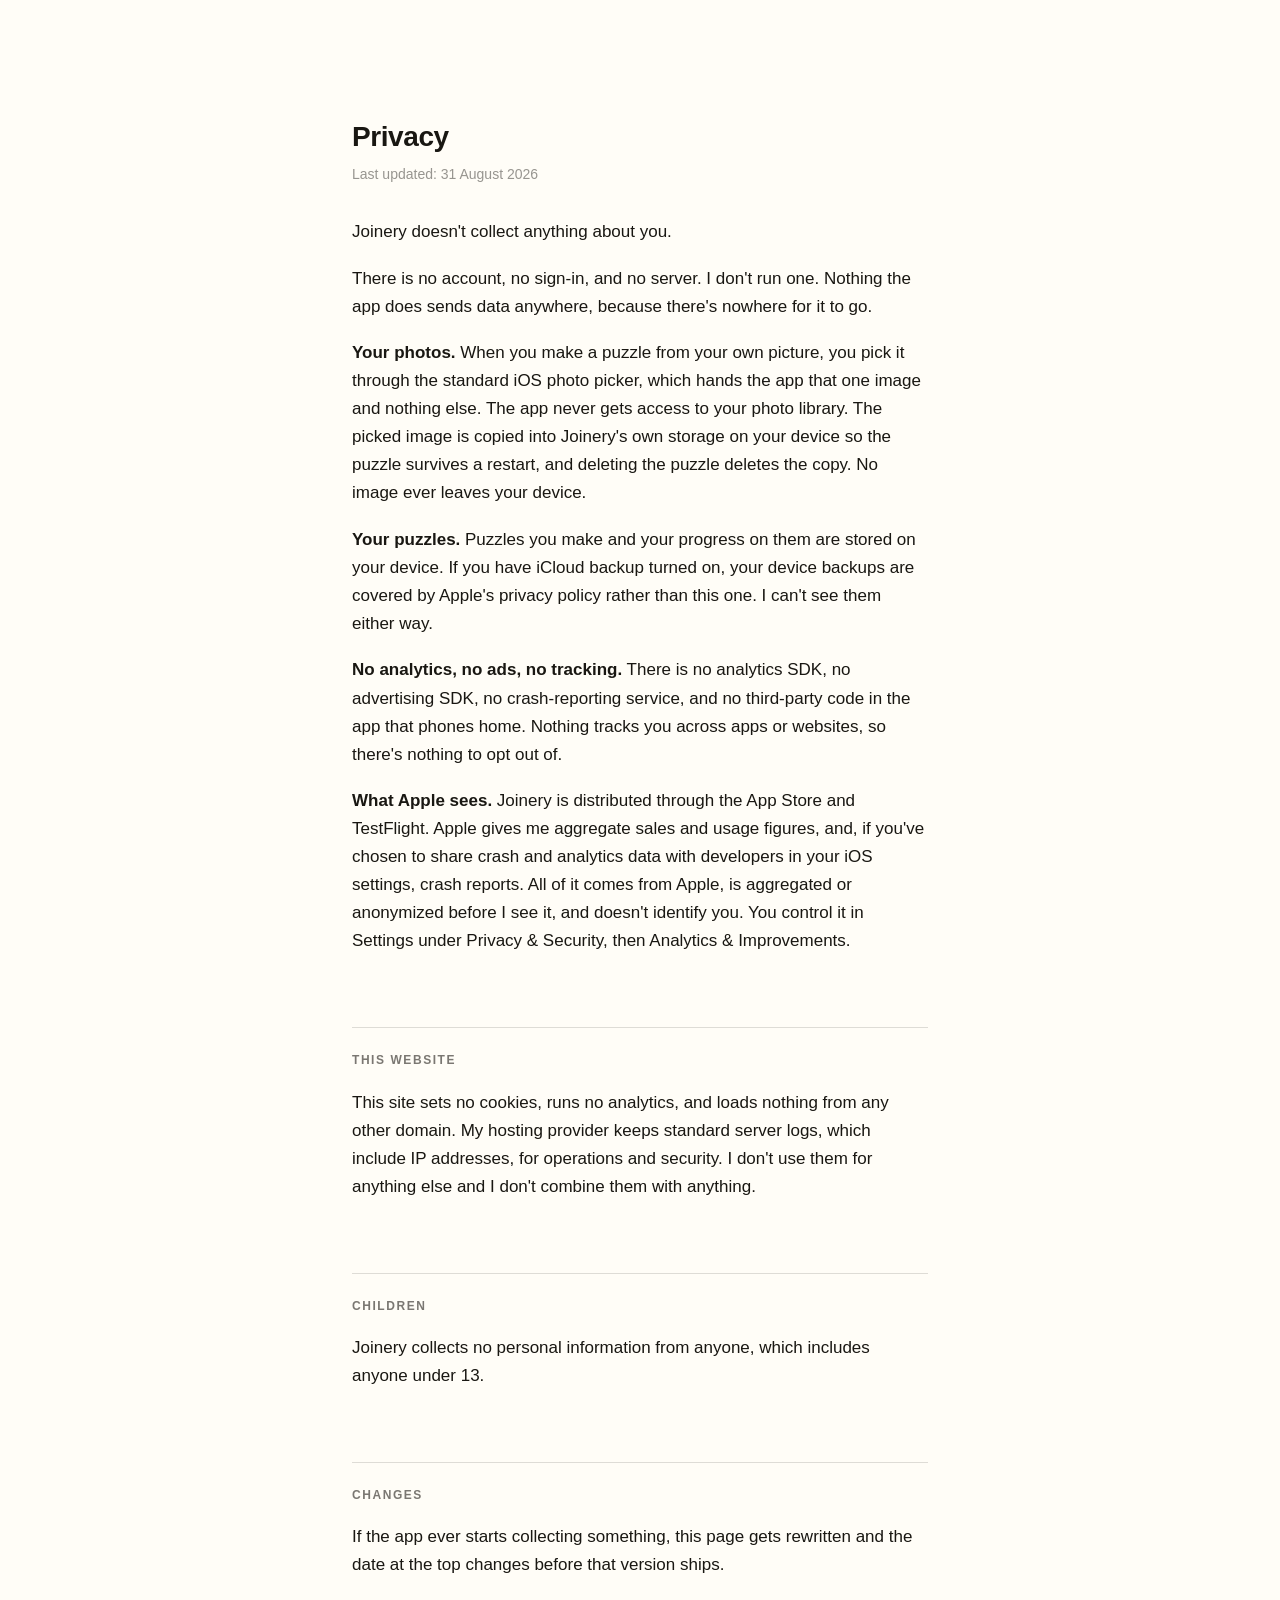
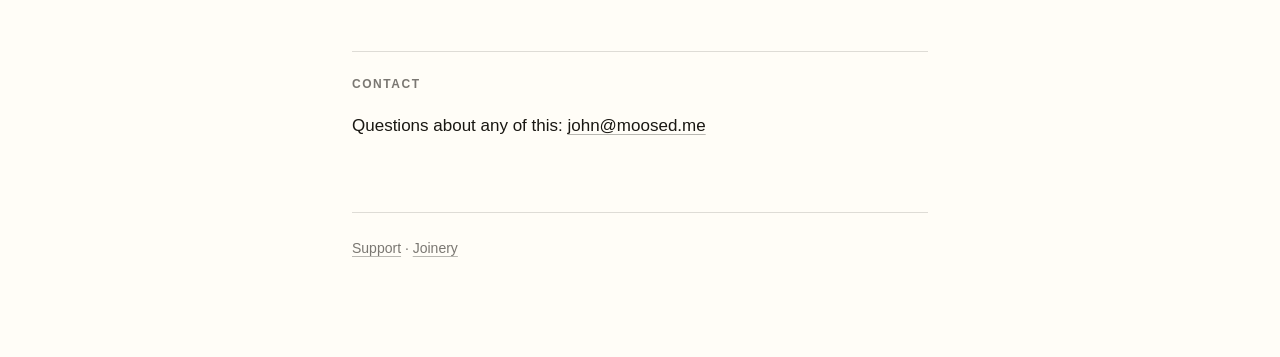
<file: privacy/index.html>
<!doctype html>
<html lang="en">
<head>
<meta charset="utf-8">
<meta name="viewport" content="width=device-width, initial-scale=1">
<meta name="color-scheme" content="light dark">
<title>Privacy — Joinery</title>
<meta name="description" content="Joinery doesn't collect anything about you. There is no account, no sign-in, and no server.">
<link rel="icon" href="../assets/icon.svg" type="image/svg+xml">
<link rel="icon" href="../assets/favicon.png" sizes="32x32">
<link rel="apple-touch-icon" href="../assets/apple-touch-icon.png">
<link rel="stylesheet" href="../assets/site.css">
</head>
<body>
<main class="page">

  <h1>Privacy</h1>
  <p class="meta">Last updated: <time datetime="2026-08-31">31 August 2026</time></p>

  <p>Joinery doesn't collect anything about you.</p>

  <p>There is no account, no sign-in, and no server. I don't run one. Nothing the app does sends data anywhere, because there's nowhere for it to go.</p>

  <p><strong>Your photos.</strong> When you make a puzzle from your own picture, you pick it through the standard iOS photo picker, which hands the app that one image and nothing else. The app never gets access to your photo library. The picked image is copied into Joinery's own storage on your device so the puzzle survives a restart, and deleting the puzzle deletes the copy. No image ever leaves your device.</p>

  <p><strong>Your puzzles.</strong> Puzzles you make and your progress on them are stored on your device. If you have iCloud backup turned on, your device backups are covered by Apple's privacy policy rather than this one. I can't see them either way.</p>

  <p><strong>No analytics, no ads, no tracking.</strong> There is no analytics SDK, no advertising SDK, no crash-reporting service, and no third-party code in the app that phones home. Nothing tracks you across apps or websites, so there's nothing to opt out of.</p>

  <p><strong>What Apple sees.</strong> Joinery is distributed through the App Store and TestFlight. Apple gives me aggregate sales and usage figures, and, if you've chosen to share crash and analytics data with developers in your iOS settings, crash reports. All of it comes from Apple, is aggregated or anonymized before I see it, and doesn't identify you. You control it in Settings under Privacy &amp; Security, then Analytics &amp; Improvements.</p>

  <section>
    <h2>This website</h2>
    <p>This site sets no cookies, runs no analytics, and loads nothing from any other domain. My hosting provider keeps standard server logs, which include IP addresses, for operations and security. I don't use them for anything else and I don't combine them with anything.</p>
  </section>

  <section>
    <h2>Children</h2>
    <p>Joinery collects no personal information from anyone, which includes anyone under 13.</p>
  </section>

  <section>
    <h2>Changes</h2>
    <p>If the app ever starts collecting something, this page gets rewritten and the date at the top changes before that version ships.</p>
  </section>

  <section>
    <h2>Contact</h2>
    <p>Questions about any of this: <a href="mailto:john@moosed.me">john@moosed.me</a></p>
  </section>

  <footer>
    <p><a href="../support/">Support</a> · <a href="../">Joinery</a></p>
  </footer>

</main>
</body>
</html>
</file>
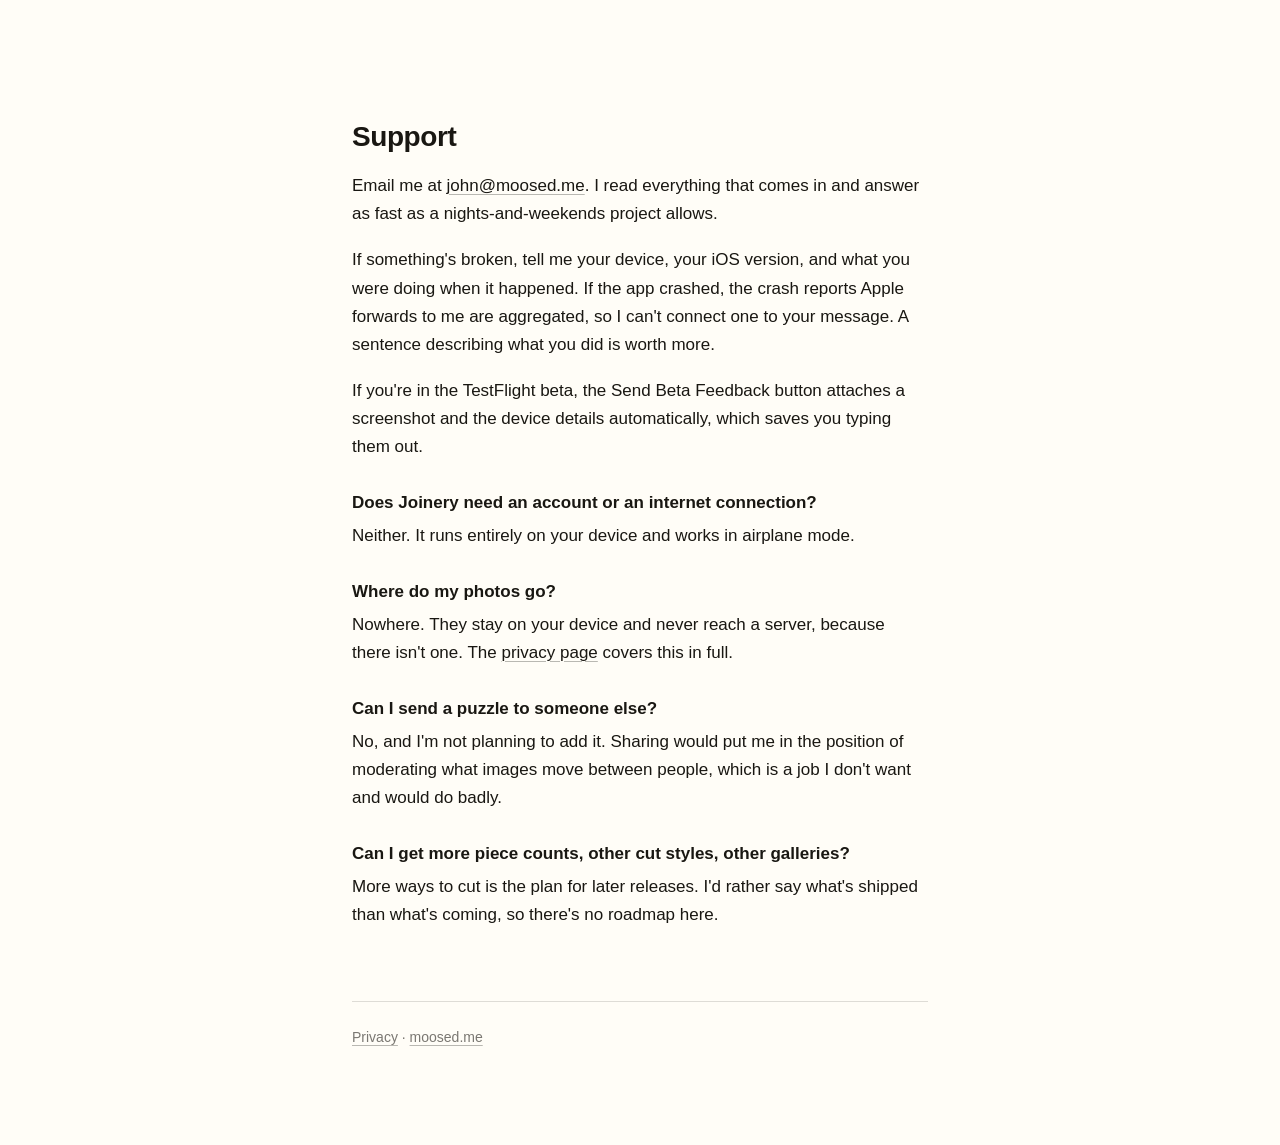
<file: support/index.html>
<!doctype html>
<html lang="en">
<head>
<meta charset="utf-8">
<meta name="viewport" content="width=device-width, initial-scale=1">
<meta name="color-scheme" content="light dark">
<title>Support — Joinery</title>
<meta name="description" content="How to reach me about Joinery, and answers to the questions that come up most.">
<link rel="icon" href="../assets/icon.svg" type="image/svg+xml">
<link rel="icon" href="../assets/favicon.png" sizes="32x32">
<link rel="apple-touch-icon" href="../assets/apple-touch-icon.png">
<link rel="stylesheet" href="../assets/site.css">
</head>
<body>
<main class="page">

  <h1>Support</h1>

  <p>Email me at <a href="mailto:john@moosed.me">john@moosed.me</a>. I read everything that comes in and answer as fast as a nights-and-weekends project allows.</p>

  <p>If something's broken, tell me your device, your iOS version, and what you were doing when it happened. If the app crashed, the crash reports Apple forwards to me are aggregated, so I can't connect one to your message. A sentence describing what you did is worth more.</p>

  <p>If you're in the TestFlight beta, the Send Beta Feedback button attaches a screenshot and the device details automatically, which saves you typing them out.</p>

  <dl>
    <dt>Does Joinery need an account or an internet connection?</dt>
    <dd>Neither. It runs entirely on your device and works in airplane mode.</dd>

    <dt>Where do my photos go?</dt>
    <dd>Nowhere. They stay on your device and never reach a server, because there isn't one. The <a href="../privacy/">privacy page</a> covers this in full.</dd>

    <dt>Can I send a puzzle to someone else?</dt>
    <dd>No, and I'm not planning to add it. Sharing would put me in the position of moderating what images move between people, which is a job I don't want and would do badly.</dd>

    <dt>Can I get more piece counts, other cut styles, other galleries?</dt>
    <dd>More ways to cut is the plan for later releases. I'd rather say what's shipped than what's coming, so there's no roadmap here.</dd>
  </dl>

  <footer>
    <p><a href="../privacy/">Privacy</a> · <a href="https://moosed.me/">moosed.me</a></p>
  </footer>

</main>
</body>
</html>
</file>
<file: assets/site.css>
/* Joinery — joinery.moosed.me
 *
 * Every token below is lifted from the shipped app: the colors and radii
 * from docs/design/design_handoff_home_view/README.md and
 * Joinery/Home/HomeTray.swift, the accent from the app icon's own gradient
 * (which resolves to systemOrange, the asset catalog's AccentColor). Nothing
 * here was picked to look good on a web page in isolation.
 *
 * No @font-face, no @import, no external anything. The privacy page says this
 * site loads nothing from another domain, and that has to stay true.
 */

:root {
  --paper: #FFFDF7;          /* TrayPalette.paper */
  --ink: #191712;            /* Ink, primary */
  --ink-2: rgba(25, 23, 18, 0.58);
  --ink-3: rgba(25, 23, 18, 0.45); /* Ink, secondary */
  --rule: rgba(25, 23, 18, 0.14);  /* Rule */
  --panel: #F2F0EB;          /* TrayPalette.panelPaper */
  --line: rgba(25, 23, 18, 0.62);  /* the cut, drawn */
  --underline: rgba(25, 23, 18, 0.3);
  --accent: #FF9500;         /* systemOrange / icon gradient, light */
  --accent-deep: #E07E00;    /* the same orange pressed, for the button's hover */

  --measure: 36rem;
  --inset: 0rem;             /* the cut's breakout; 0 until there's room for it */
  --radius-image: 3px;       /* board card radius */

  --stack: -apple-system, BlinkMacSystemFont, "Segoe UI", Roboto, sans-serif;
}

@media (prefers-color-scheme: dark) {
  :root {
    --paper: #191712;        /* the ink becomes the ground */
    --ink: #F4F1E9;          /* Text on felt, primary */
    --ink-2: rgba(244, 241, 233, 0.6);
    --ink-3: rgba(244, 241, 233, 0.5); /* Text on felt, secondary */
    --rule: rgba(255, 255, 255, 0.13); /* Hairline on felt */
    --panel: #332E28;        /* Felt base */
    --line: rgba(244, 241, 233, 0.55);
    --underline: rgba(244, 241, 233, 0.35);
    --accent: #FF9F0A;       /* systemOrange, dark */
    --accent-deep: #E08800;
  }
}

*, *::before, *::after { box-sizing: border-box; }

html {
  -webkit-text-size-adjust: 100%;
}

body {
  margin: 0;
  background: var(--paper);
  color: var(--ink);
  font-family: var(--stack);
  font-size: 1.0625rem;      /* 17px, the app's body size */
  line-height: 1.65;
  -webkit-font-smoothing: antialiased;
}

/* One column. `text` is the reading measure; `wide` is the small breakout the
 * cut gets, because it is the one thing on the page worth looking at closely.
 * The outer minmax keeps the margins wide on a large screen instead of letting
 * the column drift toward the edges.
 *
 * `--inset` stays 0 until the viewport can hold the measure plus the breakout.
 * Below that the breakout would come out of the reading column instead of out
 * of the margins, which squeezes the text to about a third of the screen. */
.page {
  display: grid;
  grid-template-columns:
    [full-start] minmax(1.5rem, 1fr)
    [wide-start] minmax(0, var(--inset))
    [text-start] minmax(0, var(--measure)) [text-end]
    minmax(0, var(--inset)) [wide-end]
    minmax(1.5rem, 1fr) [full-end];
  padding: 5rem 0 6rem;
}

.page > * { grid-column: text; }
.page > .wide { grid-column: wide; }

@media (min-width: 52rem) {
  .page { --inset: 5rem; }
}

@media (min-width: 60rem) {
  .page { padding-top: 7.5rem; }
}

/* Type ------------------------------------------------------------------ */

h1 {
  margin: 0;
  font-size: 1.75rem;
  font-weight: 600;
  letter-spacing: -0.015em;
  line-height: 1.2;
}

/* The app's wordmark, outlined. Not the system face plus a `letter-spacing`:
 * the logotype's kerning is a per-pair table (round-to-round joins want the
 * most negative, r→y goes positive so the r's arm clears the y's diagonal),
 * which one tracking value can't express — and outlines mean it looks the
 * same on a machine that has never had SF Pro on it. `currentColor`, so it
 * takes the ink in both appearances. */
.wordmark {
  margin: 0;
  line-height: 0;
}

.wordmark svg {
  display: block;
  width: 7.5rem;
  height: auto;
}

/* The heading's real text. The outlines carry the look; this carries the
 * word, so the page still has a readable <h1> for anything that reads text
 * rather than the accessibility tree, and the name stays selectable. */
.visually-hidden {
  position: absolute;
  width: 1px;
  height: 1px;
  margin: -1px;
  padding: 0;
  overflow: hidden;
  clip-path: inset(50%);
  white-space: nowrap;
  border: 0;
}

.subtitle {
  margin: 0.5rem 0 0;
  font-size: 1.125rem;
  color: var(--ink-2);
}

/* Section heads take the app's tray section label exactly: 12/15, weight 600,
 * 0.13em, uppercase — the catalog register, and already the app's. */
h2 {
  margin: 0;
  font-size: 0.75rem;
  font-weight: 600;
  letter-spacing: 0.13em;
  text-transform: uppercase;
  color: var(--ink-2);
  line-height: 1.35;
}

p { margin: 1.15rem 0 0; }
p:first-child { margin-top: 0; }

.meta {
  margin: 0.6rem 0 0;
  font-size: 0.875rem;
  color: var(--ink-3);
}

.subtitle + p,
.meta + p { margin-top: 2rem; }

/* The closing fact, stated flatly, the way a catalog states materials — its
 * own line and its own air, but full ink. Knocked back it read as fine print,
 * which is the opposite of what the sentence is doing. */
.spec {
  margin-top: 1.75rem;
}

/* The closer after it gets the same air, so the spec line keeps a clear
 * margin on both sides instead of reading as the top of a pair. */
.spec + p { margin-top: 1.75rem; }

/* Sections --------------------------------------------------------------- */

section {
  margin-top: 4.5rem;
  padding-top: 1.5rem;
  border-top: 1px solid var(--rule);
}

section > h2 + p { margin-top: 1.25rem; }

/* Links ------------------------------------------------------------------ */

a {
  color: inherit;
  text-decoration: underline;
  text-decoration-thickness: 1px;
  text-decoration-color: var(--underline);
  text-underline-offset: 0.18em;
}

a:hover { text-decoration-color: var(--accent); }

a:focus-visible {
  outline: 2px solid var(--accent);
  outline-offset: 3px;
  border-radius: 1px;
}

/* The one place the accent does any work: the single action on the page. It is
 * the app's own Create button — accent fill, white label, full capsule — which
 * is the control this link is asking you to go and press. The footer keeps the
 * same words as a plain link; there is one button on the page, or it stops
 * being the action. */
.action {
  margin-top: 2.25rem;
  text-align: center;
}

.button {
  display: inline-block;
  padding: 0.85rem 2.25rem;
  background: var(--accent);
  color: #fff;
  font-weight: 600;
  text-decoration: none;
  border-radius: 999px;
}

.button:hover { background: var(--accent-deep); }

.button:focus-visible {
  outline: 2px solid var(--ink);
  outline-offset: 3px;
}

/* Figures ---------------------------------------------------------------- */

figure { margin: 0; }

/* The cut: a real cut from the engine at a fixed seed, drawn rather than
 * pictured, so it is sharp at any size and themed by CSS. It sits in the
 * reading column with the paragraph that explains it, not in the breakout —
 * it is evidence for the text beside it now, not the thing you land on. */
.cut {
  margin: 2.5rem 0 2rem;
  color: var(--line);
}

.cut svg {
  display: block;
  width: 100%;
  height: auto;
}

/* The same label the section heads use, one notch quieter — the app's tray
 * section label, which is a system face, not the mono fact line. */
figcaption {
  margin-top: 0.9rem;
  font-size: 0.6875rem;
  font-weight: 600;
  letter-spacing: 0.13em;
  text-transform: uppercase;
  color: var(--ink-3);
}

/* The shots are whole screens, uncropped, which makes them tall: one at the
 * full reading measure runs past 1200px, and a reader scrolls a phone's length
 * to get past a single picture. So a screen is shown at a phone's width, not
 * the column's, and centered — the text is ranged left and a tall centered
 * plate sits in it the way a plate sits in a book.
 *
 * `.shot` is one screen, `.shots` a pair side by side at the same width, for
 * the two that only argue together: the presets, and the three dials behind
 * them. The pair stays two-up all the way down; a single column would only
 * make each one taller. */
.shot,
.shots {
  margin-top: 2.5rem;
  text-align: center;
}

.shot picture,
.shots {
  display: block;
  max-width: 17rem;
  margin-left: auto;
  margin-right: auto;
}

.shots {
  display: grid;
  grid-template-columns: repeat(2, 1fr);
  gap: 1rem;
  max-width: 35rem;
}

.shots figcaption { grid-column: 1 / -1; }

/* The recording is that same screen, at that same width. */
.clip { margin-top: 2.25rem; }

.clip video {
  max-width: 17rem;
}

.clip video,
.shot img,
.shots img {
  display: block;
  width: 100%;
  height: auto;
  margin-left: auto;
  margin-right: auto;
  background: var(--panel);
  /* A hairline, not a shadow. The board shots carry the app's own ground and
   * separate from the page on their own; the create sheet is white to its
   * edges and would otherwise dissolve into the paper. */
  border: 1px solid var(--rule);
  border-radius: var(--radius-image);
}

.clip figcaption,
.shot figcaption,
.shots figcaption { text-align: center; }

/* Support: the questions that actually arrive ---------------------------- */

dl { margin: 1.75rem 0 0; }

dt {
  margin-top: 1.75rem;
  font-weight: 600;
}

dt:first-child { margin-top: 0; }

dd { margin: 0.3rem 0 0; }

/* Footer ----------------------------------------------------------------- */

footer {
  margin-top: 4.5rem;
  padding-top: 1.5rem;
  border-top: 1px solid var(--rule);
  font-size: 0.875rem;
  color: var(--ink-2);
}

footer p { margin: 0.4rem 0 0; }
footer p:first-child { margin-top: 0; }
</file>
